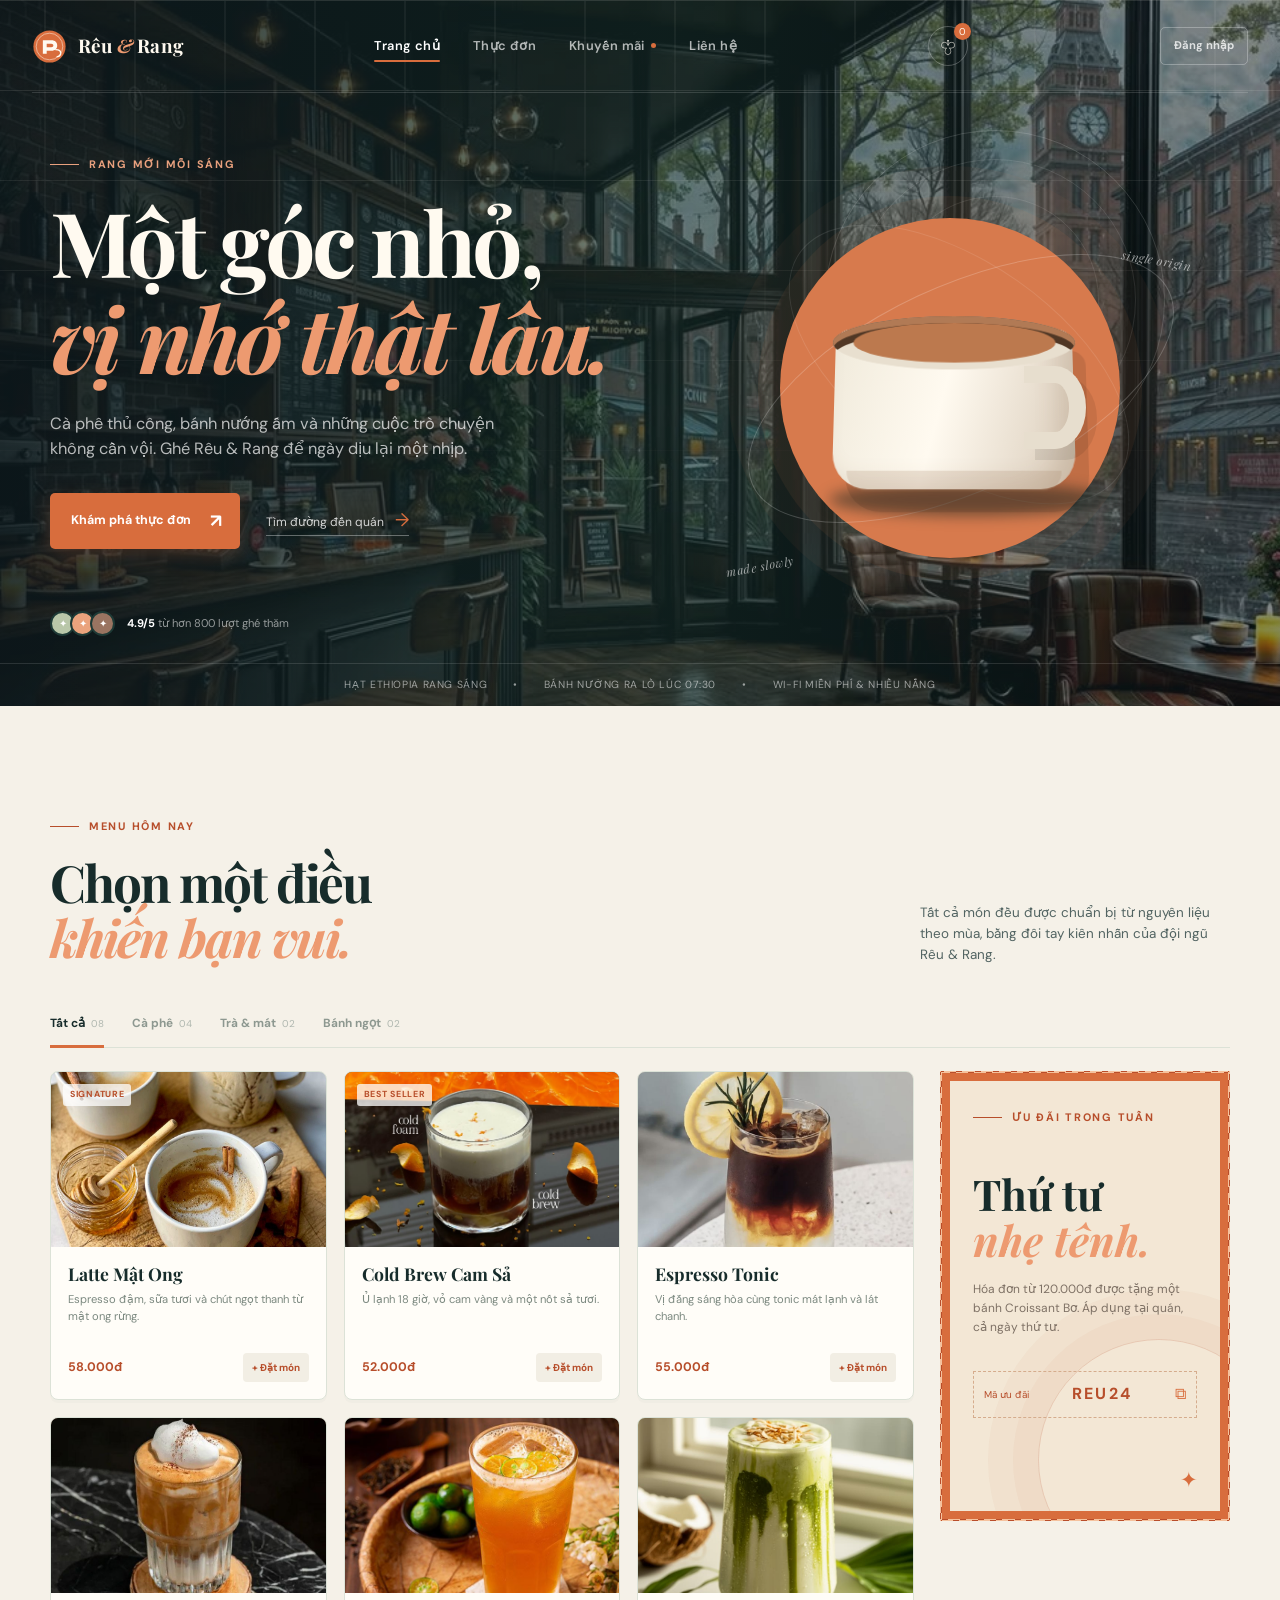
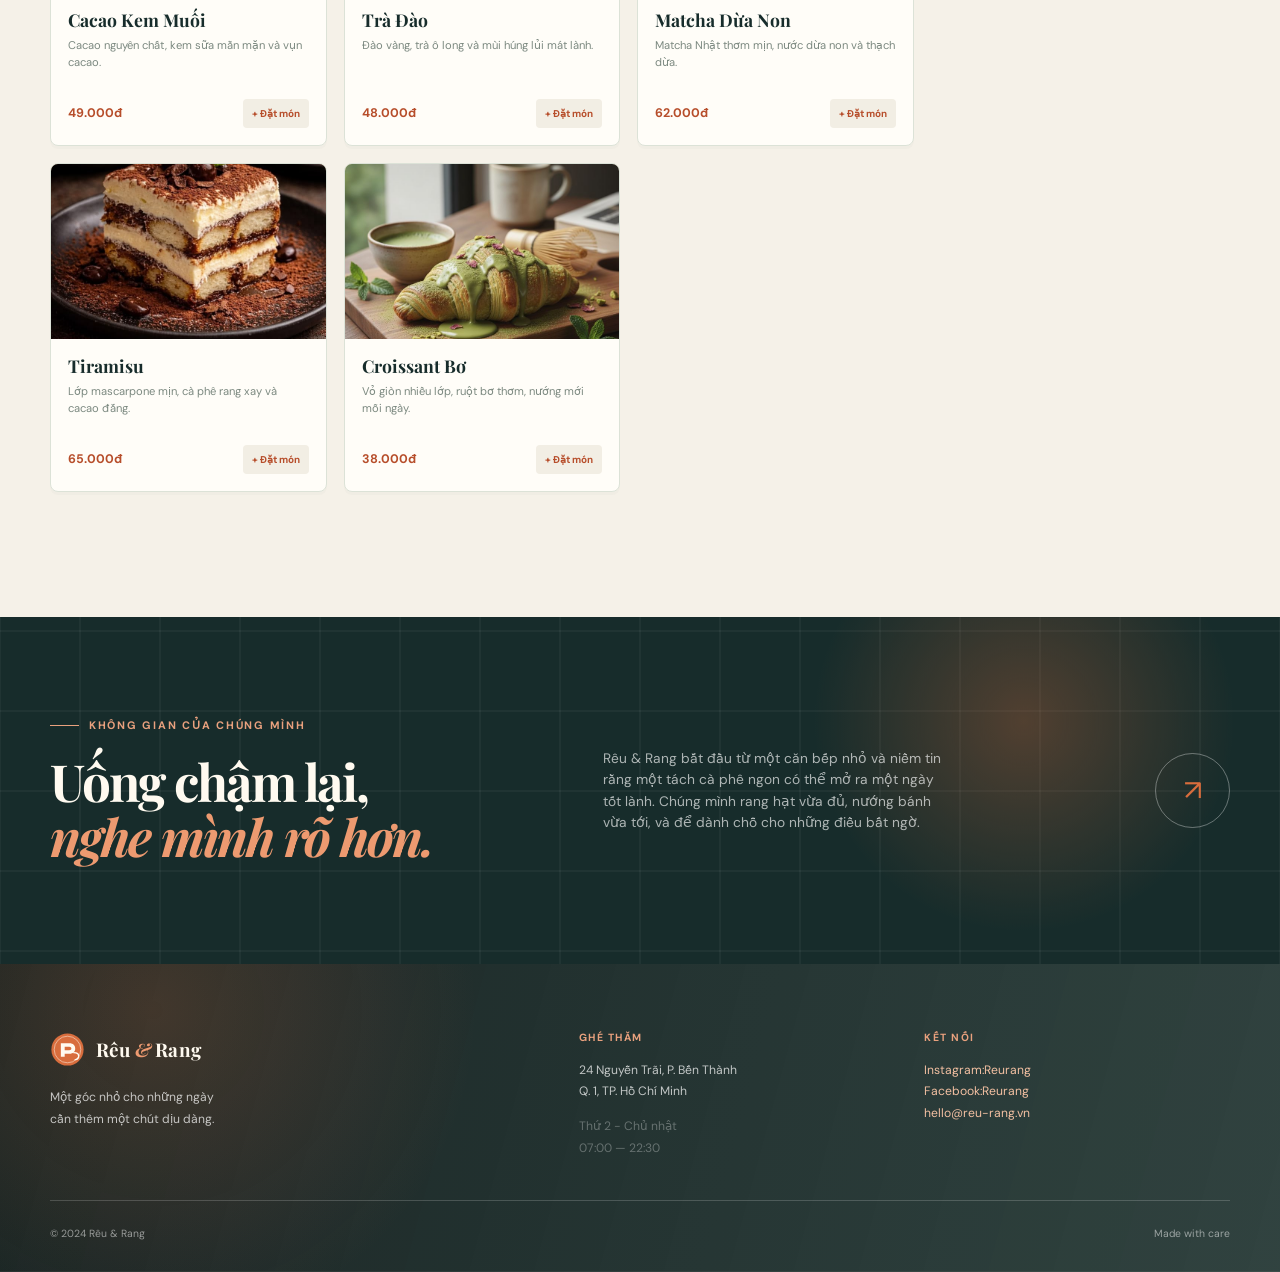
<file: Bai1_6651071073_TranNinhThuan_quancafe/html/index.html>
<!doctype html>
<html lang="vi">
  <head>
    <meta charset="UTF-8" />
    <meta name="viewport" content="width=device-width, initial-scale=1.0" />
    <meta
      name="description"
      content="Rêu & Rang - thực đơn cà phê thủ công, trà thơm và bánh nướng mỗi ngày."
    />
    <title>Rêu & Rang | Menu cà phê thủ công</title>
    <link rel="preconnect" href="https://fonts.googleapis.com" />
    <link rel="preconnect" href="https://fonts.gstatic.com" crossorigin />
    <link
      href="https://fonts.googleapis.com/css2?family=DM+Sans:wght@400;500;600;700&family=Playfair+Display:wght@600;700;800&display=swap"
      rel="stylesheet"
    />
    <link rel="stylesheet" href="../css/style.css" />
  </head>
  <body>
    <canvas class="water-canvas" aria-hidden="true"></canvas>
    <header class="site-header" id="trang-chu">
      <div class="header-glow" aria-hidden="true"></div>
      <nav class="topbar" aria-label="Điều hướng chính">
        <a class="brand" href="#trang-chu" aria-label="Rêu & Rang - Trang chủ">
          <img
            class="brand-mark"
            src="../images/logo-reu-rang.svg"
            alt="Logo Rêu & Rang"
          />
          <span class="brand-name">Rêu <i>&</i> Rang</span>
        </a>
        <button
          class="nav-toggle"
          type="button"
          aria-label="Mở menu"
          aria-expanded="false"
        >
          <span></span><span></span>
        </button>
        <ul class="nav-list">
          <li><a class="active" href="#trang-chu">Trang chủ</a></li>
          <li><a href="#thuc-don">Thực đơn</a></li>
          <li>
            <a href="#khuyen-mai">Khuyến mãi <span class="nav-dot"></span></a>
          </li>
          <li><a href="#lien-he">Liên hệ</a></li>
        </ul>
        <a class="cart-link" href="#lien-he" aria-label="Xem đơn hàng"
          ><span class="cart-icon">♧</span><span class="cart-count">0</span></a
        >
        <a class="account-link" href="login.html">Đăng nhập</a>
      </nav>

      <div class="hero container">
        <div class="hero-copy">
          <p class="eyebrow"><span></span> Rang mới mỗi sáng</p>
          <h1>Một góc nhỏ,<br /><em>vị nhớ thật lâu.</em></h1>
          <p class="hero-text">
            Cà phê thủ công, bánh nướng ấm và những cuộc trò chuyện không cần
            vội. Ghé Rêu & Rang để ngày dịu lại một nhịp.
          </p>
          <div class="hero-actions">
            <a class="button button-primary" href="#thuc-don"
              >Khám phá thực đơn <span>↗</span></a
            >
            <a class="text-link" href="#lien-he"
              >Tìm đường đến quán <span>→</span></a
            >
          </div>
          <div class="hero-meta">
            <span class="avatar-stack"><i>✦</i><i>✦</i><i>✦</i></span
            ><span><strong>4.9/5</strong> từ hơn 800 lượt ghé thăm</span>
          </div>
        </div>
        <div
          class="hero-art"
          aria-label="Một tách cà phê latte nghệ thuật"
          role="img"
        >
          <div class="sun-disc"></div>
          <div class="coffee-orbit orbit-one"></div>
          <div class="coffee-orbit orbit-two"></div>
          <div class="cup-shadow"></div>
          <div class="coffee-cup">
            <div class="foam"><span></span></div>
            <div class="cup-rim"></div>
          </div>
          <div class="cup-handle"></div>
          <span class="art-note note-one">single origin</span
          ><span class="art-note note-two">made slowly</span>
        </div>
      </div>
      <div class="ticker" aria-label="Thông báo">
        <span>Hạt Ethiopia rang sáng</span><span>•</span
        ><span>Bánh nướng ra lò lúc 07:30</span><span>•</span
        ><span>Wi-Fi miễn phí & nhiều nắng</span>
      </div>
    </header>

    <main>
      <section class="menu-section container" id="thuc-don">
        <div class="section-heading">
          <div>
            <p class="eyebrow dark"><span></span> Menu hôm nay</p>
            <h2>Chọn một điều<br /><em>khiến bạn vui.</em></h2>
          </div>
          <p class="section-intro">
            Tất cả món đều được chuẩn bị từ nguyên liệu theo mùa, bằng đôi tay
            kiên nhẫn của đội ngũ Rêu & Rang.
          </p>
        </div>
        <div
          class="category-tabs"
          role="tablist"
          aria-label="Danh mục thực đơn"
        >
          <button class="tab active" type="button" data-filter="all">
            Tất cả <small>08</small></button
          ><button class="tab" type="button" data-filter="coffee">
            Cà phê <small>04</small></button
          ><button class="tab" type="button" data-filter="tea">
            Trà & mát <small>02</small></button
          ><button class="tab" type="button" data-filter="cake">
            Bánh ngọt <small>02</small>
          </button>
        </div>
        <div class="menu-layout">
          <div class="menu-grid">
            <article class="menu-card featured-card" data-category="coffee">
              <div class="dish-visual visual-latte">
                <span class="visual-label">signature</span>
                <img src="../images/lattematong.jpg" alt="Latte mật ong" />
              </div>
              <div class="card-body">
                <div>
                  <h3>Latte Mật Ong</h3>
                  <p>
                    Espresso đậm, sữa tươi và chút ngọt thanh từ mật ong rừng.
                  </p>
                </div>
                <div class="card-footer">
                  <span class="price">58.000đ</span
                  ><button
                    class="order-button"
                    type="button"
                    data-item="Latte Mật Ong"
                  >
                    + Đặt món
                  </button>
                </div>
              </div>
            </article>
            <article class="menu-card" data-category="coffee">
              <div class="dish-visual visual-black">
                <span class="visual-label">best seller</span>
                <img src="../images/coldbrewcamxa.jpg" alt="Cold brew cam sả" />
              </div>
              <div class="card-body">
                <div>
                  <h3>Cold Brew Cam Sả</h3>
                  <p>Ủ lạnh 18 giờ, vỏ cam vàng và một nốt sả tươi.</p>
                </div>
                <div class="card-footer">
                  <span class="price">52.000đ</span
                  ><button
                    class="order-button"
                    type="button"
                    data-item="Cold Brew Cam Sả"
                  >
                    + Đặt món
                  </button>
                </div>
              </div>
            </article>
            <article class="menu-card" data-category="coffee">
              <div class="dish-visual visual-espresso">
                <img src="../images/espreeotonic.jpg" alt="Espresso tonic" />
              </div>
              <div class="card-body">
                <div>
                  <h3>Espresso Tonic</h3>
                  <p>Vị đắng sáng hòa cùng tonic mát lạnh và lát chanh.</p>
                </div>
                <div class="card-footer">
                  <span class="price">55.000đ</span
                  ><button
                    class="order-button"
                    type="button"
                    data-item="Espresso Tonic"
                  >
                    + Đặt món
                  </button>
                </div>
              </div>
            </article>
            <article class="menu-card" data-category="coffee">
              <div class="dish-visual visual-cacao">
                <img src="../images/cacaokemmuoi.jpg" alt="Cacao kem muối" />
              </div>
              <div class="card-body">
                <div>
                  <h3>Cacao Kem Muối</h3>
                  <p>Cacao nguyên chất, kem sữa mằn mặn và vụn cacao.</p>
                </div>
                <div class="card-footer">
                  <span class="price">49.000đ</span
                  ><button
                    class="order-button"
                    type="button"
                    data-item="Cacao Kem Muối"
                  >
                    + Đặt món
                  </button>
                </div>
              </div>
            </article>
            <article class="menu-card" data-category="tea">
              <div class="dish-visual visual-tea">
                <img src="../images/tradaohunglui.jpg" alt="Trà đào húng lủi" />
              </div>
              <div class="card-body">
                <div>
                  <h3>Trà Đào</h3>
                  <p>Đào vàng, trà ô long và mùi húng lủi mát lành.</p>
                </div>
                <div class="card-footer">
                  <span class="price">48.000đ</span
                  ><button
                    class="order-button"
                    type="button"
                    data-item="Trà Đào"
                  >
                    + Đặt món
                  </button>
                </div>
              </div>
            </article>
            <article class="menu-card" data-category="tea">
              <div class="dish-visual visual-matcha">
                <img src="../images/matchaduanon.jpg" alt="Matcha dừa non" />
              </div>
              <div class="card-body">
                <div>
                  <h3>Matcha Dừa Non</h3>
                  <p>Matcha Nhật thơm mịn, nước dừa non và thạch dừa.</p>
                </div>
                <div class="card-footer">
                  <span class="price">62.000đ</span
                  ><button
                    class="order-button"
                    type="button"
                    data-item="Matcha Dừa Non"
                  >
                    + Đặt món
                  </button>
                </div>
              </div>
            </article>
            <article class="menu-card" data-category="cake">
              <div class="dish-visual visual-tiramisu">
                <img src="../images/tiramisu.jpg" alt="Tiramisu nhà làm" />
              </div>
              <div class="card-body">
                <div>
                  <h3>Tiramisu</h3>
                  <p>Lớp mascarpone mịn, cà phê rang xay và cacao đắng.</p>
                </div>
                <div class="card-footer">
                  <span class="price">65.000đ</span
                  ><button
                    class="order-button"
                    type="button"
                    data-item="Tiramisu"
                  >
                    + Đặt món
                  </button>
                </div>
              </div>
            </article>
            <article class="menu-card" data-category="cake">
              <div class="dish-visual visual-croissant">
                <img src="../images/croisantbo.jpg" alt="Croissant bơ" />
              </div>
              <div class="card-body">
                <div>
                  <h3>Croissant Bơ</h3>
                  <p>Vỏ giòn nhiều lớp, ruột bơ thơm, nướng mới mỗi ngày.</p>
                </div>
                <div class="card-footer">
                  <span class="price">38.000đ</span
                  ><button
                    class="order-button"
                    type="button"
                    data-item="Croissant Bơ"
                  >
                    + Đặt món
                  </button>
                </div>
              </div>
            </article>
          </div>
          <aside class="promo-panel" id="khuyen-mai">
            <div class="promo-inner">
              <p class="eyebrow dark"><span></span> Ưu đãi trong tuần</p>
              <h2>Thứ tư<br /><em>nhẹ tênh.</em></h2>
              <p>
                Hóa đơn từ 120.000đ được tặng một bánh Croissant Bơ. Áp dụng tại
                quán, cả ngày thứ tư.
              </p>
              <div class="promo-code">
                <span>Mã ưu đãi</span><strong>REU24</strong
                ><button
                  type="button"
                  class="copy-code"
                  aria-label="Sao chép mã"
                >
                  ⧉
                </button>
              </div>
              <div class="promo-decoration">✦</div>
            </div>
          </aside>
        </div>
      </section>

      <section class="story-band">
        <div class="container story-content">
          <div>
            <p class="eyebrow"><span></span> Không gian của chúng mình</p>
            <h2>Uống chậm lại,<br /><em>nghe mình rõ hơn.</em></h2>
          </div>
          <p>
            Rêu & Rang bắt đầu từ một căn bếp nhỏ và niềm tin rằng một tách cà
            phê ngon có thể mở ra một ngày tốt lành. Chúng mình rang hạt vừa đủ,
            nướng bánh vừa tới, và để dành chỗ cho những điều bất ngờ.
          </p>
          <a
            class="circle-arrow"
            href="#lien-he"
            aria-label="Đọc câu chuyện của Rêu và Rang"
            >↗</a
          >
        </div>
      </section>
    </main>

    <footer id="lien-he">
      <div class="container footer-grid">
        <div>
          <a class="brand footer-brand" href="#trang-chu"
            ><img
              class="brand-mark"
              src="../images/logo-reu-rang.svg"
              alt="Logo Rêu & Rang"
            /><span class="brand-name">Rêu <i>&</i> Rang</span></a
          >
          <p>Một góc nhỏ cho những ngày<br />cần thêm một chút dịu dàng.</p>
        </div>
        <div>
          <h3>Ghé thăm</h3>
          <p>24 Nguyễn Trãi, P. Bến Thành<br />Q. 1, TP. Hồ Chí Minh</p>
          <p class="muted">Thứ 2 - Chủ nhật<br />07:00 — 22:30</p>
        </div>
        <div>
          <h3>Kết nối</h3>
          <p>
            <a href="#lien-he">Instagram:Reurang</a><br /><a href="#lien-he"
              >Facebook:Reurang</a
            ><br /><a href="#lien-he">hello@reu-rang.vn</a>
          </p>
        </div>
        <div class="footer-note">
          <span>© 2024 Rêu & Rang</span><span>Made with care</span>
        </div>
      </div>
    </footer>
    <div class="toast" role="status" aria-live="polite">
      Đã thêm <strong></strong> vào đơn hàng <span>✓</span>
    </div>
    <script>
      const tabs = document.querySelectorAll(".tab");
      const cards = document.querySelectorAll(".menu-card");
      const count = document.querySelector(".cart-count");
      const toast = document.querySelector(".toast");
      let cartCount = 0;
      tabs.forEach((tab) =>
        tab.addEventListener("click", () => {
          tabs.forEach((item) => item.classList.remove("active"));
          tab.classList.add("active");
          const filter = tab.dataset.filter;
          cards.forEach((card) => {
            card.classList.toggle(
              "is-hidden",
              filter !== "all" && card.dataset.category !== filter,
            );
          });
        }),
      );
      document.querySelectorAll(".order-button").forEach((button) =>
        button.addEventListener("click", () => {
          cartCount += 1;
          count.textContent = cartCount;
          toast.querySelector("strong").textContent = button.dataset.item;
          toast.classList.add("show");
          window.setTimeout(() => toast.classList.remove("show"), 2600);
        }),
      );
      document
        .querySelector(".copy-code")
        .addEventListener("click", (event) => {
          navigator.clipboard?.writeText("REU24");
          event.currentTarget.textContent = "✓";
          window.setTimeout(
            () => (event.currentTarget.textContent = "⧉"),
            1500,
          );
        });
      const navToggle = document.querySelector(".nav-toggle");
      const navList = document.querySelector(".nav-list");
      navToggle.addEventListener("click", () => {
        const expanded = navToggle.getAttribute("aria-expanded") === "true";
        navToggle.setAttribute("aria-expanded", String(!expanded));
        navList.classList.toggle("open");
      });
      const waterCanvas = document.querySelector(".water-canvas");
      const waterContext = waterCanvas.getContext("2d");
      const waves = [];
      const pointer = { x: innerWidth / 2, y: innerHeight / 2, vx: 0, vy: 0 };
      let previousPointer = { x: pointer.x, y: pointer.y };
      const resizeWater = () => {
        const ratio = Math.min(devicePixelRatio || 1, 2);
        waterCanvas.width = innerWidth * ratio;
        waterCanvas.height = innerHeight * ratio;
        waterCanvas.style.width = `${innerWidth}px`;
        waterCanvas.style.height = `${innerHeight}px`;
        waterContext.setTransform(ratio, 0, 0, ratio, 0, 0);
      };
      const drawWater = (time) => {
        waterContext.clearRect(0, 0, innerWidth, innerHeight);
        waterContext.globalCompositeOperation = "screen";
        for (let index = waves.length - 1; index >= 0; index -= 1) {
          const wave = waves[index];
          wave.age += 0.016;
          const progress = wave.age / wave.life;
          if (progress >= 1) {
            waves.splice(index, 1);
            continue;
          }
          const radius = 10 + progress * 210;
          const direction = Math.atan2(wave.vy, wave.vx);
          for (let layer = 0; layer < 3; layer += 1) {
            waterContext.beginPath();
            for (let point = 0; point <= 72; point += 1) {
              const angle = (point / 72) * Math.PI * 2;
              const distortion =
                Math.sin(angle * 3 + wave.seed + time * 0.0012) * 11 +
                Math.sin(angle * 7 - wave.seed) * 4;
              const stretch =
                1 +
                Math.abs(Math.cos(angle - direction)) *
                  Math.min(Math.hypot(wave.vx, wave.vy) / 80, 0.18);
              const currentRadius = radius + distortion + layer * 7;
              const x = wave.x + Math.cos(angle) * currentRadius * stretch;
              const y = wave.y + (Math.sin(angle) * currentRadius) / stretch;
              if (point === 0) waterContext.moveTo(x, y);
              else waterContext.lineTo(x, y);
            }
            waterContext.closePath();
            waterContext.strokeStyle = `rgba(216, 109, 61, ${(1 - progress) * (0.2 - layer * 0.045)})`;
            waterContext.lineWidth = layer === 0 ? 1.4 : 0.8;
            waterContext.stroke();
          }
        }
        requestAnimationFrame(drawWater);
      };
      window.addEventListener("resize", resizeWater);
      document.addEventListener("pointermove", (event) => {
        if (event.pointerType === "touch") return;
        pointer.x = event.clientX;
        pointer.y = event.clientY;
        pointer.vx = pointer.x - previousPointer.x;
        pointer.vy = pointer.y - previousPointer.y;
        previousPointer = { x: pointer.x, y: pointer.y };
        if (Math.hypot(pointer.vx, pointer.vy) > 2 && waves.length < 9)
          waves.push({
            x: pointer.x,
            y: pointer.y,
            vx: pointer.vx,
            vy: pointer.vy,
            age: 0,
            life: 1.35,
            seed: Math.random() * Math.PI * 2,
          });
      });
      resizeWater();
      requestAnimationFrame(drawWater);
    </script>
  </body>
</html>
</file>
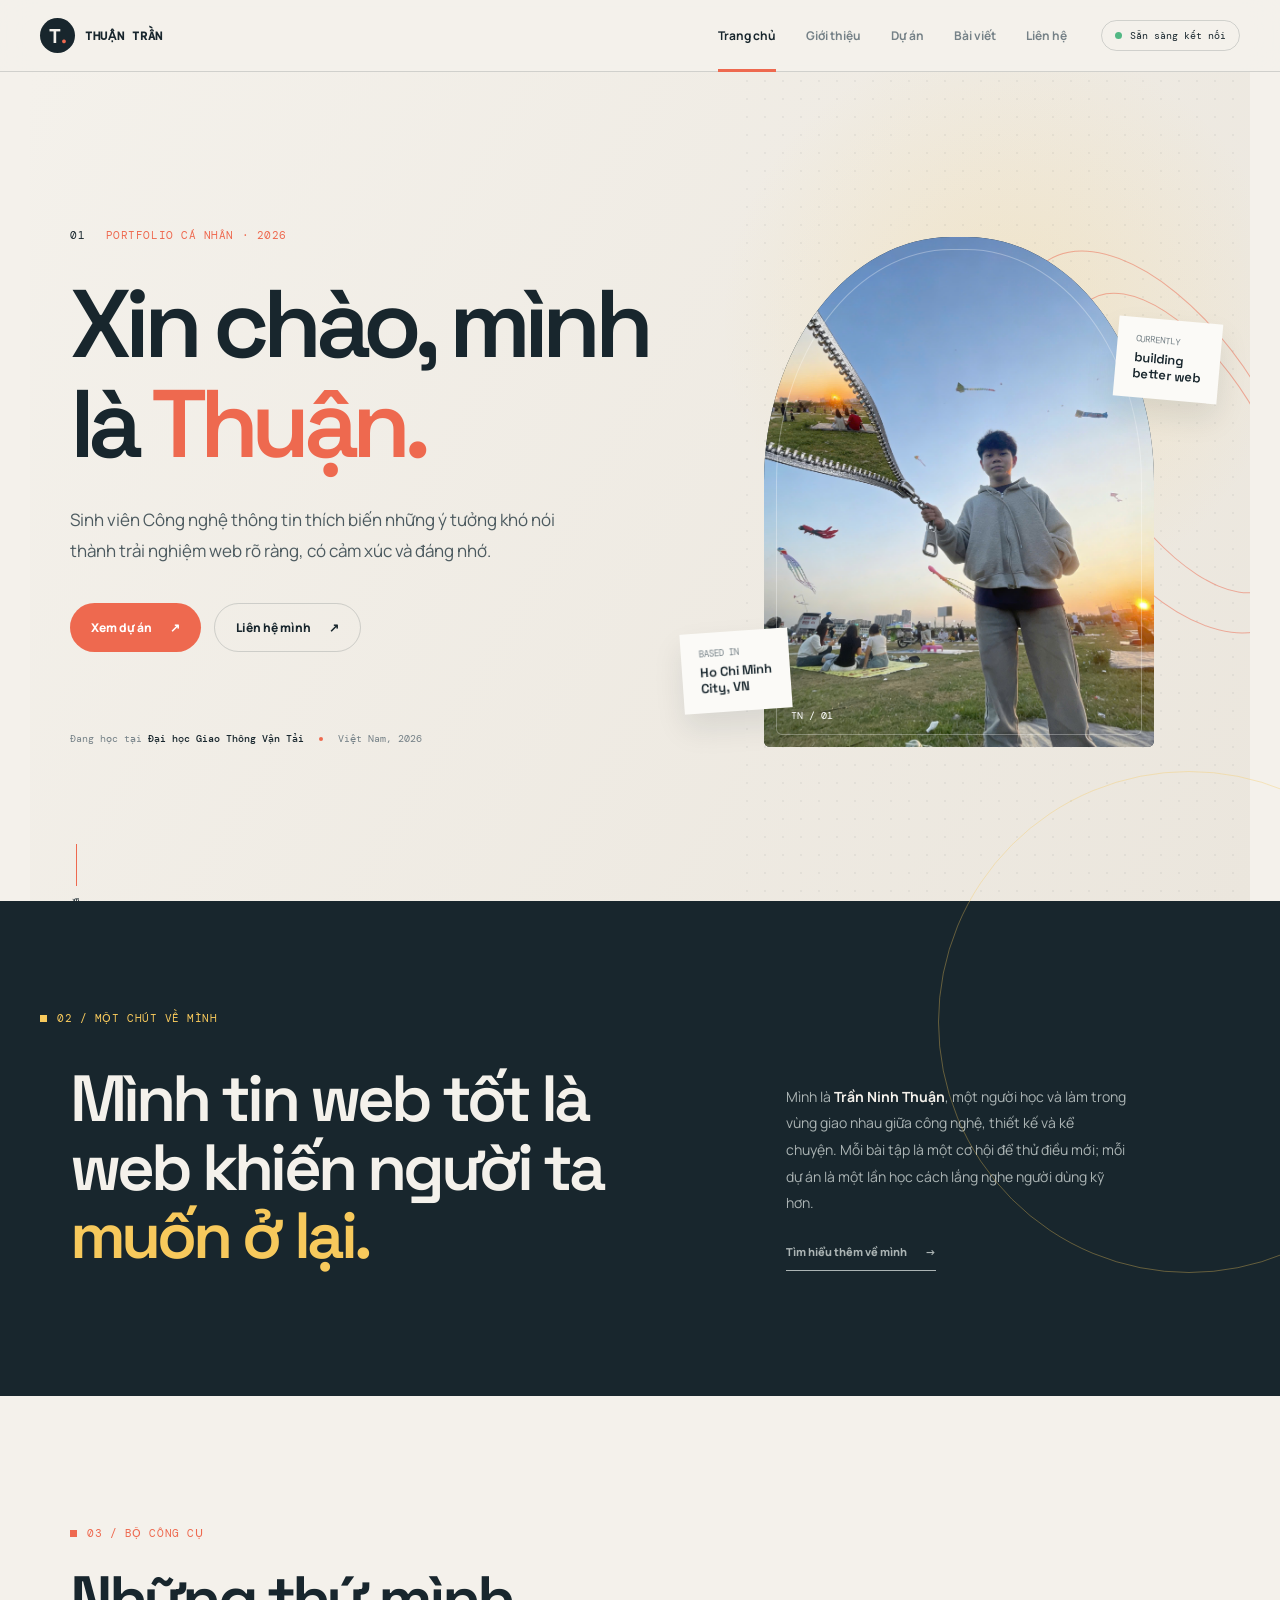
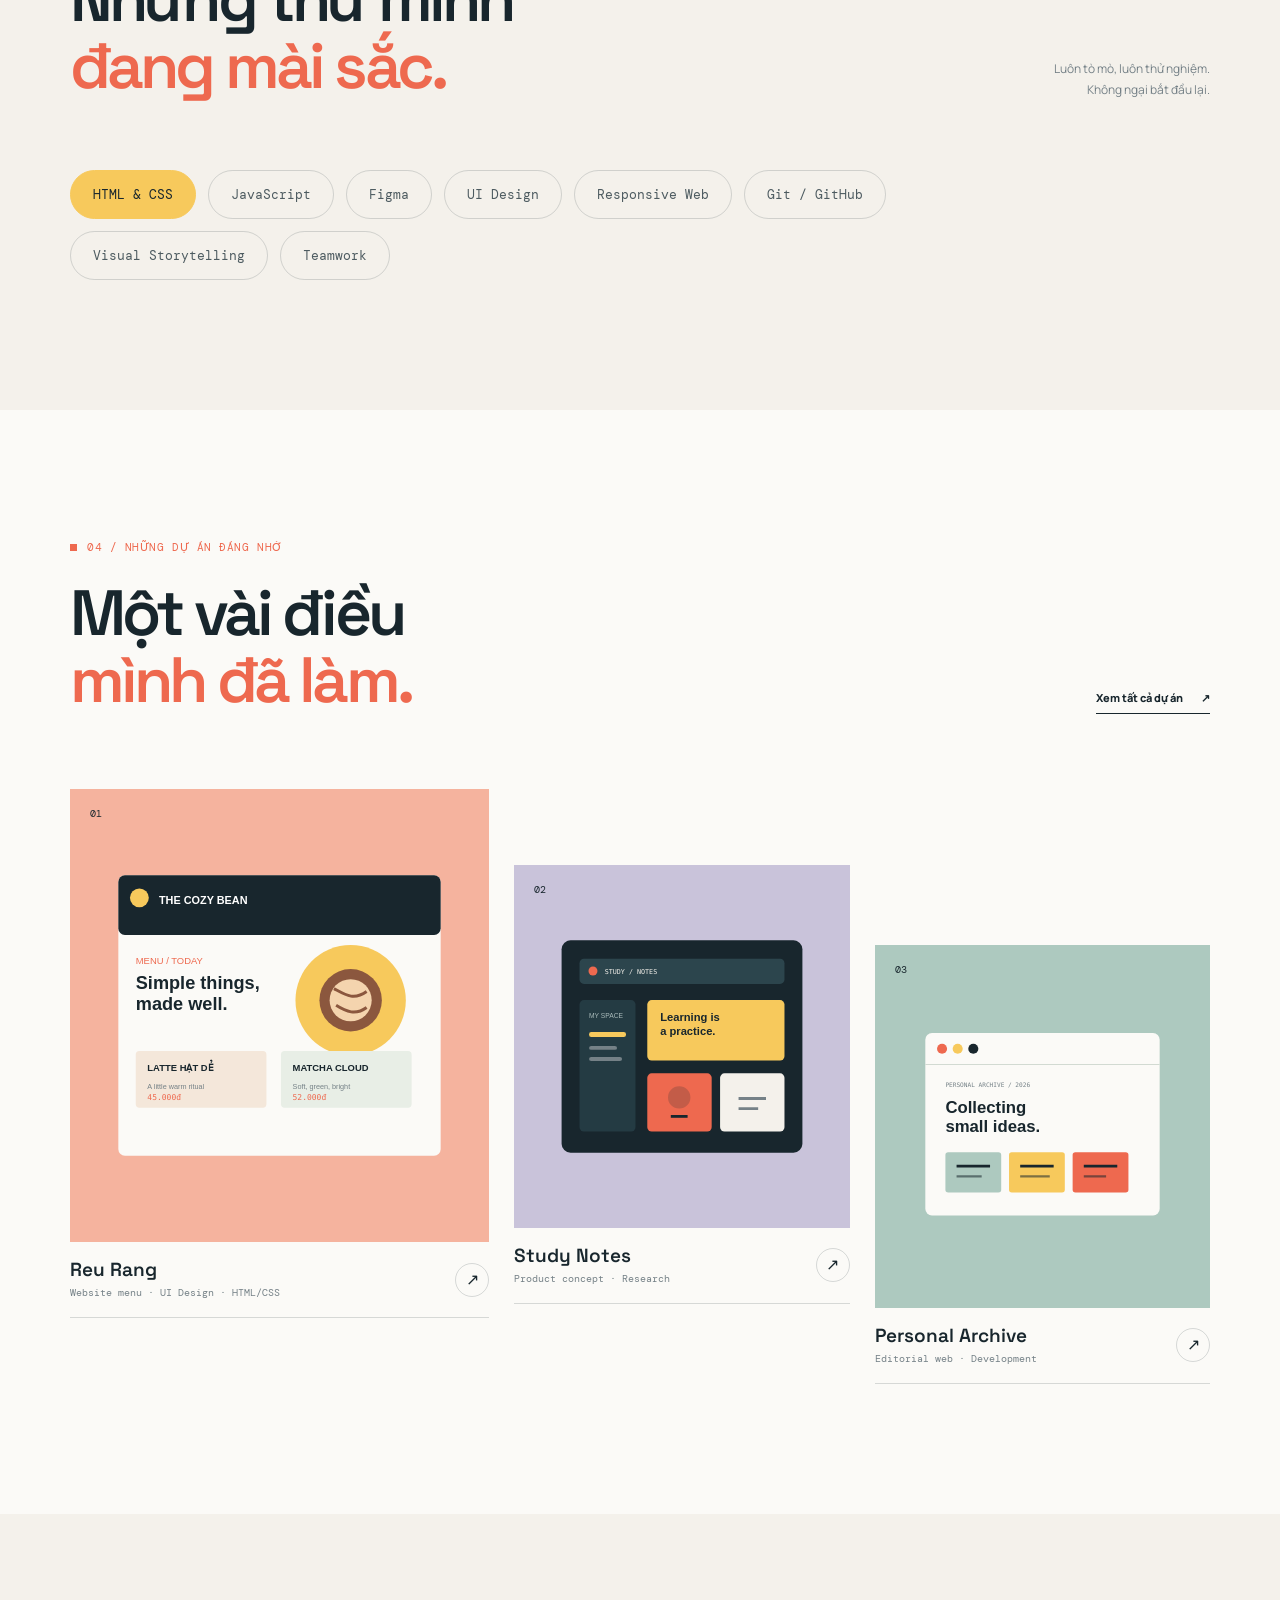
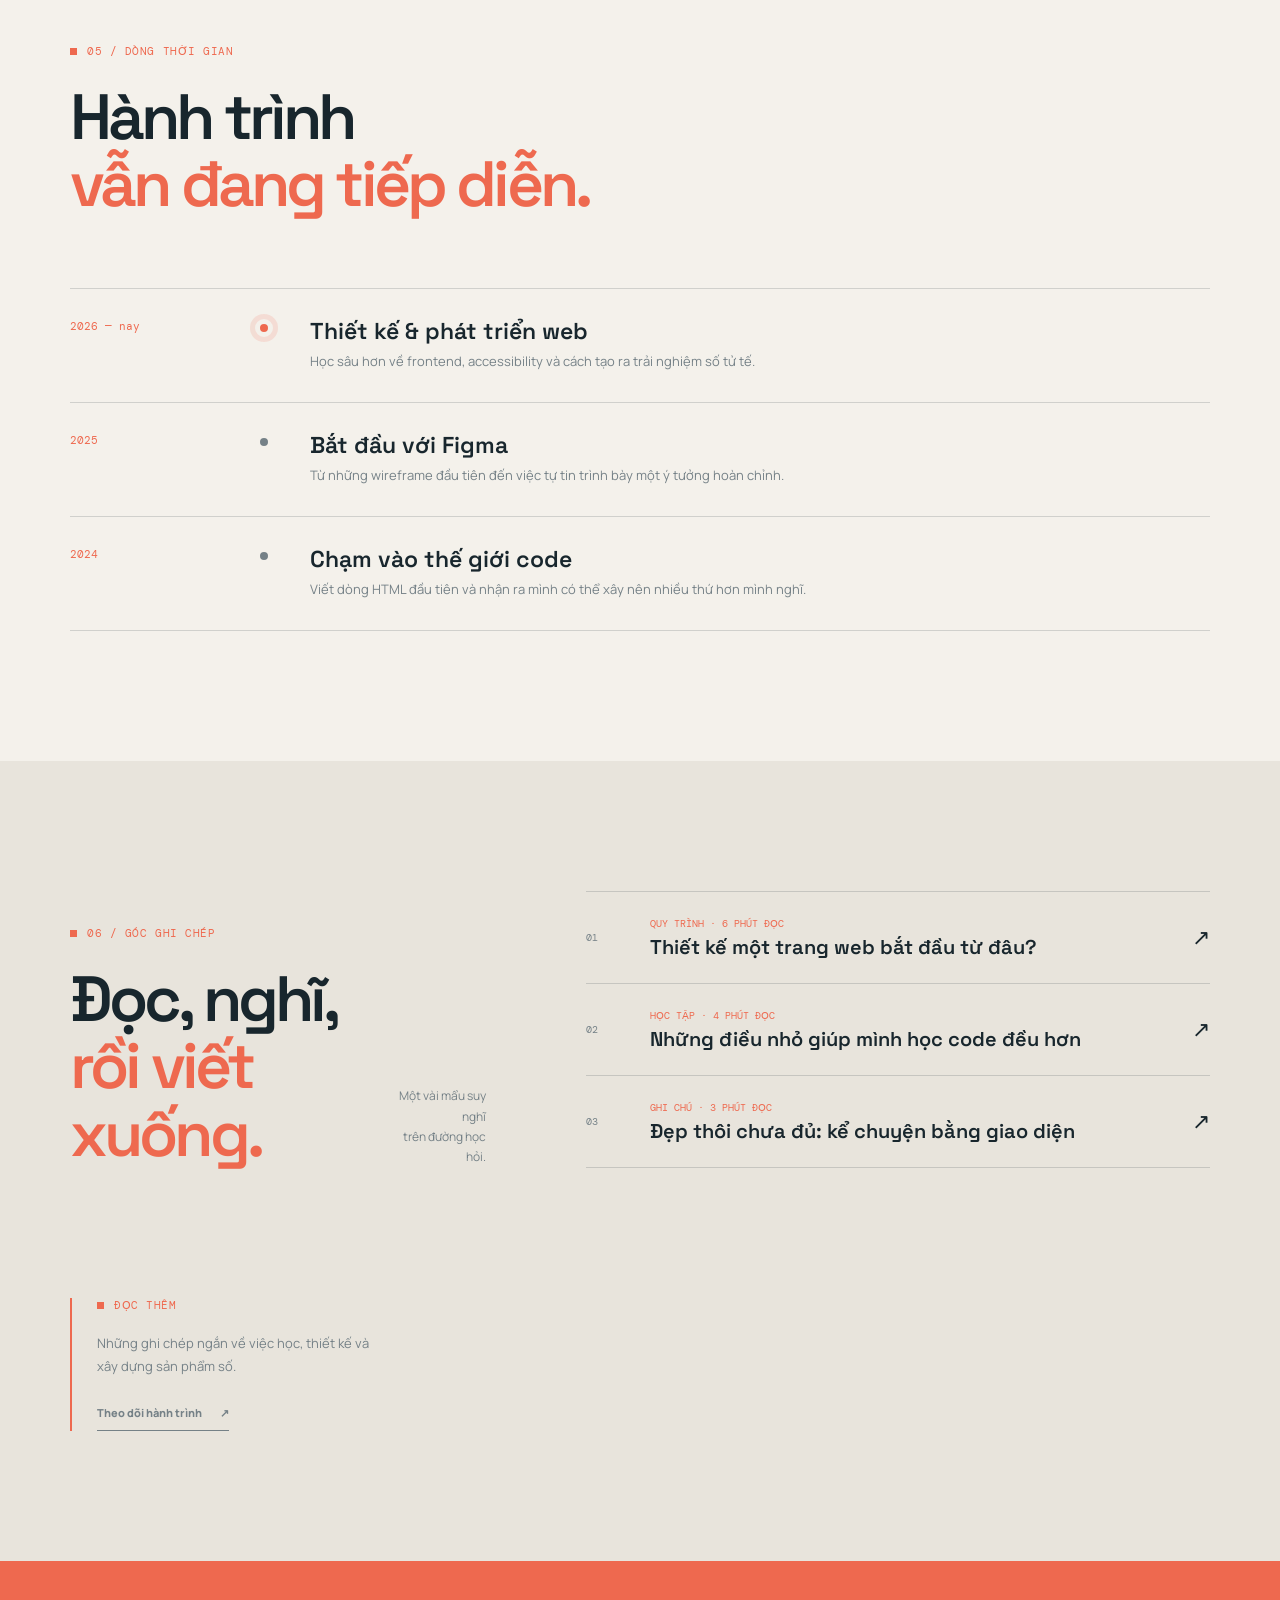
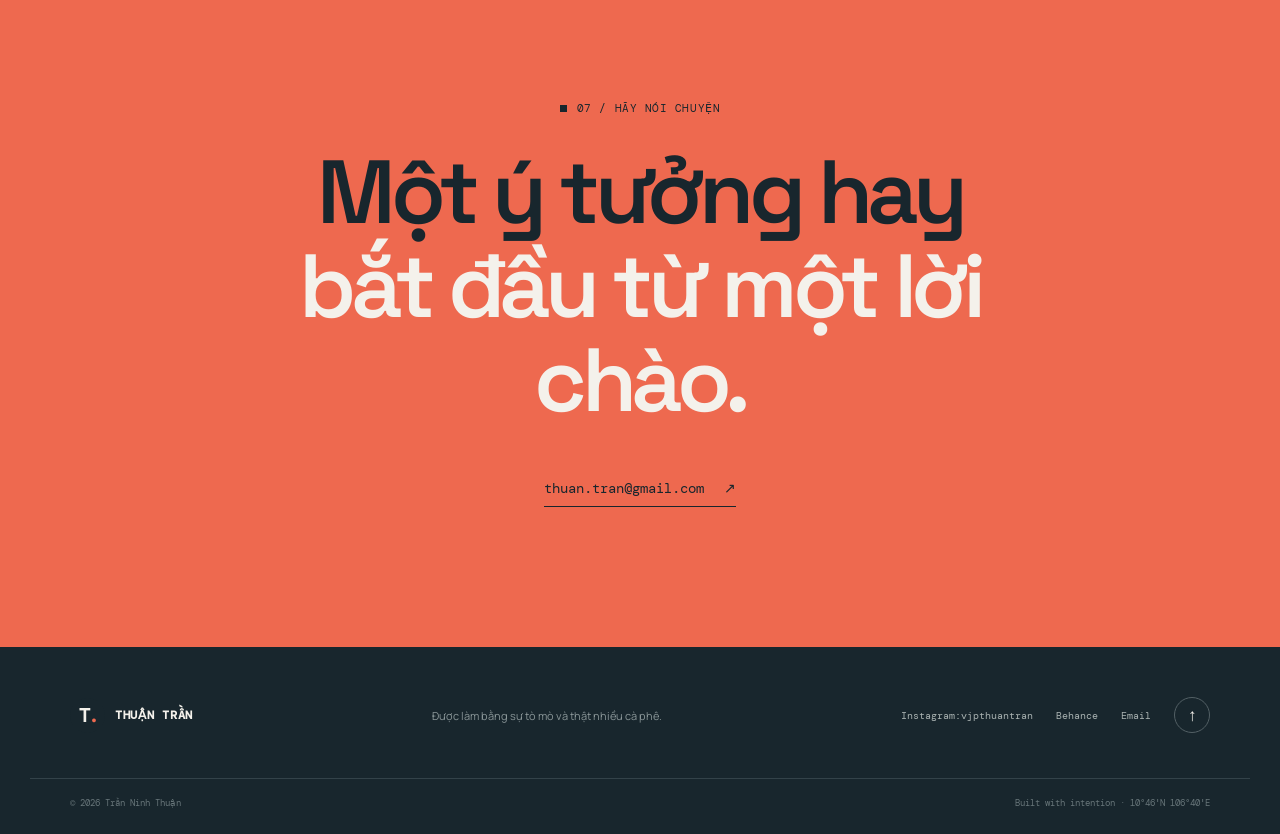
<file: Bai2_6651071073_TranNinhThuan_BlogCaNhan/html/index.html>
<!doctype html>
<html lang="vi">
  <head>
    <meta charset="UTF-8" />
    <meta name="viewport" content="width=device-width, initial-scale=1.0" />
    <meta
      name="description"
      content="Portfolio cá nhân của Trần Ninh Thuận - sinh viên thiết kế web yêu thích những sản phẩm số có chiều sâu."
    />
    <title>Thuận Trần — Digital Maker</title>
    <link rel="preconnect" href="https://fonts.googleapis.com" />
    <link rel="preconnect" href="https://fonts.gstatic.com" crossorigin />
    <link
      href="https://fonts.googleapis.com/css2?family=DM+Mono:wght@400;500&family=Manrope:wght@400;500;600;700;800&family=Space+Grotesk:wght@500;600;700&display=swap"
      rel="stylesheet"
    />
    <link rel="stylesheet" href="../css/style.css" />
  </head>
  <body>
    <header class="site-header" id="top">
      <a class="brand" href="#home" aria-label="Về đầu trang">
        <span class="brand-mark">T<span>.</span></span>
        <span class="brand-name">THUẬN TRẦN</span>
      </a>
      <nav class="main-nav" aria-label="Điều hướng chính">
        <a class="active" href="#home">Trang chủ</a>
        <a href="#about">Giới thiệu</a>
        <a href="#projects">Dự án</a>
        <a href="#writing">Bài viết</a>
        <a href="#contact">Liên hệ</a>
      </nav>
      <a class="header-status" href="#contact"
        ><span></span> Sẵn sàng kết nối</a
      >
    </header>

    <main>
      <section class="hero section-shell" id="home">
        <div class="hero-copy reveal">
          <p class="eyebrow"><span>01</span> Portfolio cá nhân · 2026</p>
          <h1>Xin chào, mình là <em>Thuận.</em></h1>
          <p class="hero-lead">
            Sinh viên Công nghệ thông tin thích biến những ý tưởng khó nói thành
            trải nghiệm web rõ ràng, có cảm xúc và đáng nhớ.
          </p>
          <div class="hero-actions">
            <a class="button button-primary" href="#projects"
              >Xem dự án <span>↗</span></a
            >
            <a class="button button-ghost" href="#contact"
              >Liên hệ mình <span>↗</span></a
            >
          </div>
          <div class="hero-meta">
            <span
              >Đang học tại <strong>Đại học Giao Thông Vận Tải</strong></span
            >
            <span class="meta-dot"></span>
            <span>Việt Nam, 2026</span>
          </div>
        </div>
        <div class="hero-visual reveal reveal-delay">
          <div class="portrait-frame">
            <div class="portrait-glow"></div>
            <img
              src="../images/avatar.jpg"
              alt="Chân dung Trần Ninh Thuận tại công viên thả diều"
            />
            <span class="portrait-label">TN / 01</span>
          </div>
          <div class="floating-note note-top">
            <span>currently</span><strong>building<br />better web</strong>
          </div>
          <div class="floating-note note-bottom">
            <span>based in</span><strong>Ho Chi Minh<br />City, VN</strong>
          </div>
          <div class="orbit orbit-one"></div>
          <div class="orbit orbit-two"></div>
        </div>
        <div class="scroll-cue"><span>Cuộn để khám phá</span><i></i></div>
      </section>

      <section class="intro-band section-shell" id="about">
        <p class="section-kicker">02 / Một chút về mình</p>
        <div class="intro-layout">
          <h2>
            Mình tin web tốt là web khiến người ta <span>muốn ở lại.</span>
          </h2>
          <div class="intro-text">
            <p>
              Mình là <strong>Trần Ninh Thuận</strong>, một người học và làm
              trong vùng giao nhau giữa công nghệ, thiết kế và kể chuyện. Mỗi
              bài tập là một cơ hội để thử điều mới; mỗi dự án là một lần học
              cách lắng nghe người dùng kỹ hơn.
            </p>
            <a class="text-link" href="#contact"
              >Tìm hiểu thêm về mình <span>→</span></a
            >
          </div>
        </div>
      </section>

      <section class="skills-section section-shell">
        <div class="section-heading">
          <div>
            <p class="section-kicker">03 / Bộ công cụ</p>
            <h2>Những thứ mình<br /><span>đang mài sắc.</span></h2>
          </div>
          <p class="section-note">
            Luôn tò mò, luôn thử nghiệm.<br />Không ngại bắt đầu lại.
          </p>
        </div>
        <div class="skill-cloud" aria-label="Các kỹ năng">
          <span class="skill-tag featured">HTML &amp; CSS</span
          ><span class="skill-tag">JavaScript</span
          ><span class="skill-tag">Figma</span
          ><span class="skill-tag">UI Design</span
          ><span class="skill-tag">Responsive Web</span
          ><span class="skill-tag">Git / GitHub</span
          ><span class="skill-tag">Visual Storytelling</span
          ><span class="skill-tag">Teamwork</span>
        </div>
      </section>

      <section class="projects-section section-shell" id="projects">
        <div class="section-heading project-heading">
          <div>
            <p class="section-kicker">04 / Những dự án đáng nhớ</p>
            <h2>Một vài điều<br /><span>mình đã làm.</span></h2>
          </div>
          <a class="text-link" href="#contact"
            >Xem tất cả dự án <span>↗</span></a
          >
        </div>
        <div class="project-grid">
          <article class="project-card project-main">
            <div class="project-image coral">
              <img
                src="../images/project-menu.svg"
                alt="Giao diện website thực đơn quán cà phê"
              /><span class="project-index">01</span>
            </div>
            <div class="project-info">
              <div>
                <h3>Reu Rang</h3>
                <p>Website menu · UI Design · HTML/CSS</p>
              </div>
              <a href="#contact" aria-label="Xem dự án Reu Rang">↗</a>
            </div>
          </article>
          <article class="project-card project-offset">
            <div class="project-image lilac">
              <img
                src="../images/project-study.svg"
                alt="Minh họa ứng dụng ghi chú học tập"
              /><span class="project-index">02</span>
            </div>
            <div class="project-info">
              <div>
                <h3>Study Notes</h3>
                <p>Product concept · Research</p>
              </div>
              <a href="#contact" aria-label="Xem dự án Study Notes">↗</a>
            </div>
          </article>
          <article class="project-card project-third">
            <div class="project-image mint">
              <img
                src="../images/project-archive.svg"
                alt="Minh họa kho lưu trữ cá nhân"
              /><span class="project-index">03</span>
            </div>
            <div class="project-info">
              <div>
                <h3>Personal Archive</h3>
                <p>Editorial web · Development</p>
              </div>
              <a href="#contact" aria-label="Xem dự án Personal Archive">↗</a>
            </div>
          </article>
        </div>
      </section>

      <section class="journey-section section-shell">
        <div class="section-heading">
          <div>
            <p class="section-kicker">05 / Dòng thời gian</p>
            <h2>Hành trình<br /><span>vẫn đang tiếp diễn.</span></h2>
          </div>
        </div>
        <div class="timeline">
          <article class="timeline-item current">
            <span class="timeline-year">2026 — nay</span>
            <div>
              <h3>Thiết kế &amp; phát triển web</h3>
              <p>
                Học sâu hơn về frontend, accessibility và cách tạo ra trải
                nghiệm số tử tế.
              </p>
            </div>
          </article>
          <article class="timeline-item">
            <span class="timeline-year">2025</span>
            <div>
              <h3>Bắt đầu với Figma</h3>
              <p>
                Từ những wireframe đầu tiên đến việc tự tin trình bày một ý
                tưởng hoàn chỉnh.
              </p>
            </div>
          </article>
          <article class="timeline-item">
            <span class="timeline-year">2024</span>
            <div>
              <h3>Chạm vào thế giới code</h3>
              <p>
                Viết dòng HTML đầu tiên và nhận ra mình có thể xây nên nhiều thứ
                hơn mình nghĩ.
              </p>
            </div>
          </article>
        </div>
      </section>

      <section class="writing-section section-shell" id="writing">
        <div class="writing-layout">
          <div class="section-heading">
            <div>
              <p class="section-kicker">06 / Góc ghi chép</p>
              <h2>Đọc, nghĩ,<br /><span>rồi viết xuống.</span></h2>
            </div>
            <p class="section-note">
              Một vài mẩu suy nghĩ<br />trên đường học hỏi.
            </p>
          </div>
          <div class="article-list">
            <a class="article-row" href="#contact"
              ><span class="article-number">01</span>
              <div>
                <p class="article-type">Quy trình · 6 phút đọc</p>
                <h3>Thiết kế một trang web bắt đầu từ đâu?</h3>
              </div>
              <span class="article-arrow">↗</span></a
            >
            <a class="article-row" href="#contact"
              ><span class="article-number">02</span>
              <div>
                <p class="article-type">Học tập · 4 phút đọc</p>
                <h3>Những điều nhỏ giúp mình học code đều hơn</h3>
              </div>
              <span class="article-arrow">↗</span></a
            >
            <a class="article-row" href="#contact"
              ><span class="article-number">03</span>
              <div>
                <p class="article-type">Ghi chú · 3 phút đọc</p>
                <h3>Đẹp thôi chưa đủ: kể chuyện bằng giao diện</h3>
              </div>
              <span class="article-arrow">↗</span></a
            >
          </div>
          <aside class="writing-aside">
            <p class="section-kicker">Đọc thêm</p>
            <p>
              Những ghi chép ngắn về việc học, thiết kế và xây dựng sản phẩm số.
            </p>
            <a class="text-link" href="#contact"
              >Theo dõi hành trình <span>↗</span></a
            >
          </aside>
        </div>
      </section>

      <section class="contact-section section-shell" id="contact">
        <div class="contact-inner">
          <p class="section-kicker">07 / Hãy nói chuyện</p>
          <h2>Một ý tưởng hay<br /><em>bắt đầu từ một lời chào.</em></h2>
          <a class="contact-email" href="mailto:thuan.tran@gmail.com"
            >thuan.tran@gmail.com <span>↗</span></a
          >
        </div>
      </section>
    </main>

    <footer class="site-footer">
      <div class="section-shell footer-inner">
        <a class="brand" href="#top"
          ><span class="brand-mark">T<span>.</span></span
          ><span class="brand-name">THUẬN TRẦN</span></a
        >
        <p>Được làm bằng sự tò mò và thật nhiều cà phê.</p>
        <div class="footer-links">
          <a href="https://www.instagram.com/vjpthuantran/"
            >Instagram:vjpthuantran</a
          ><a href="https://www.behance.net/vjpthuantran">Behance</a
          ><a href="mailto:thuan.tran@gmail.com">Email</a
          ><a class="back-top" href="#top">↑</a>
        </div>
      </div>
      <div class="section-shell footer-bottom">
        <span>© 2026 Trần Ninh Thuận</span
        ><span>Built with intention · 10°46'N 106°40'E</span>
      </div>
    </footer>
  </body>
</html>
</file>
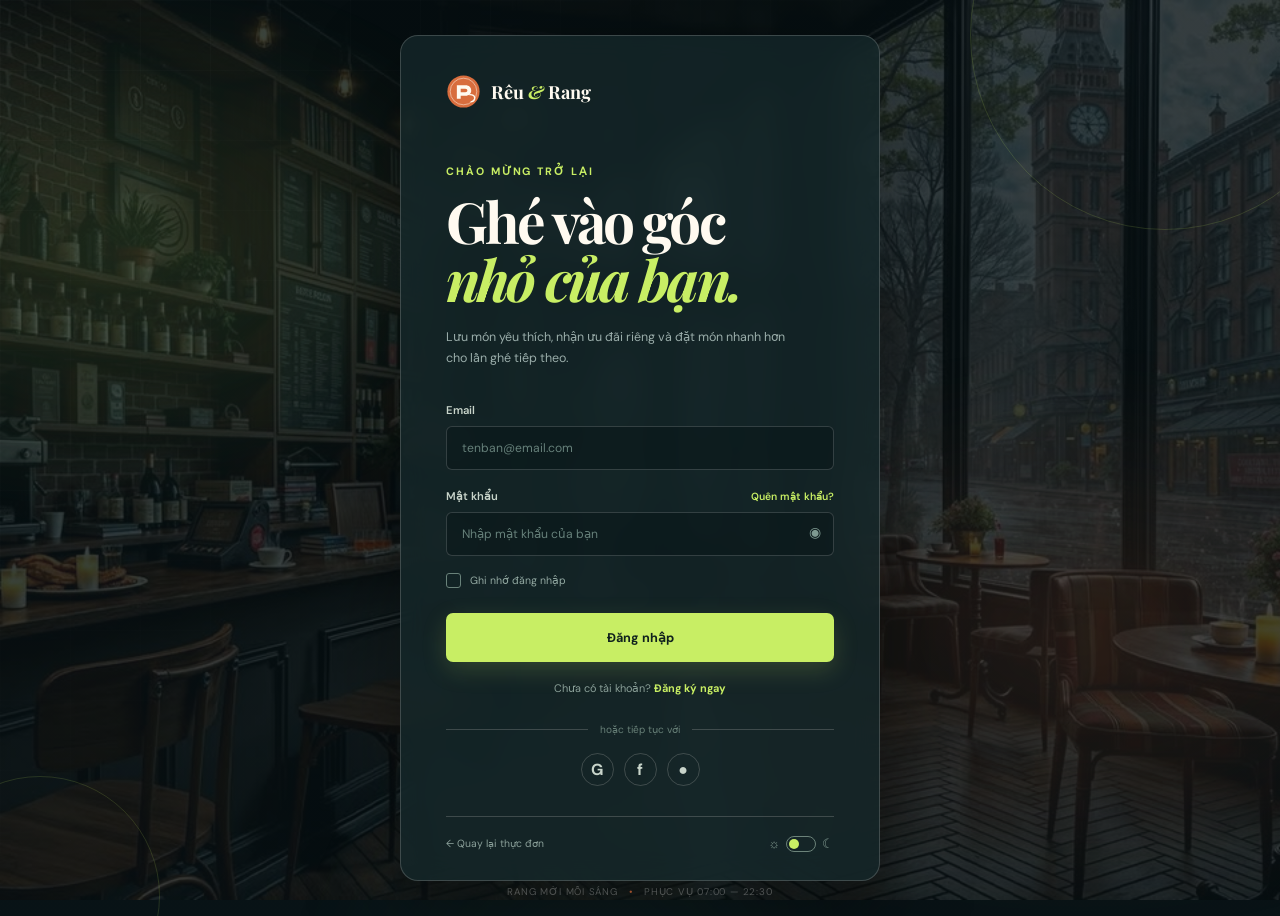
<file: Bai1_6651071073_TranNinhThuan_quancafe/html/login.html>
<!doctype html>
<html lang="vi">
  <head>
    <meta charset="UTF-8" />
    <meta name="viewport" content="width=device-width, initial-scale=1.0" />
    <meta
      name="description"
      content="Đăng nhập tài khoản thành viên Rêu & Rang."
    />
    <title>Đăng nhập | Rêu & Rang</title>
    <link rel="preconnect" href="https://fonts.googleapis.com" />
    <link rel="preconnect" href="https://fonts.gstatic.com" crossorigin />
    <link
      href="https://fonts.googleapis.com/css2?family=DM+Sans:wght@400;500;600;700&family=Playfair+Display:wght@600;700;800&display=swap"
      rel="stylesheet"
    />
    <link rel="stylesheet" href="../css/login.css" />
  </head>
  <body>
    <canvas class="water-canvas" aria-hidden="true"></canvas>
    <main class="login-shell">
      <div class="login-decoration decoration-one"></div>
      <div class="login-decoration decoration-two"></div>
      <section class="login-card" aria-labelledby="login-title">
        <a class="login-brand" href="index.html"
          ><img src="../images/logo-reu-rang.svg" alt="Logo Rêu & Rang" /><span
            >Rêu <i>&</i> Rang</span
          ></a
        >
        <div class="login-heading">
          <p class="login-kicker">Chào mừng trở lại</p>
          <h1 id="login-title">Ghé vào góc<br /><em>nhỏ của bạn.</em></h1>
          <p class="login-subtitle">
            Lưu món yêu thích, nhận ưu đãi riêng và đặt món nhanh hơn cho lần
            ghé tiếp theo.
          </p>
        </div>
        <form class="login-form">
          <label for="email">Email</label>
          <input
            id="email"
            name="email"
            type="email"
            placeholder="tenban@email.com"
            autocomplete="email"
            required
          />
          <div class="password-label">
            <label for="password">Mật khẩu</label
            ><a href="#quen-mat-khau">Quên mật khẩu?</a>
          </div>
          <div class="password-field">
            <input
              id="password"
              name="password"
              type="password"
              placeholder="Nhập mật khẩu của bạn"
              autocomplete="current-password"
              required
            /><button
              class="password-toggle"
              type="button"
              aria-label="Hiện mật khẩu"
            >
              ◉
            </button>
          </div>
          <label class="remember"
            ><input type="checkbox" name="remember" /><span
              class="checkmark"
            ></span
            ><span>Ghi nhớ đăng nhập</span></label
          >
          <button class="login-submit" type="submit">
            <span class="button-text">Đăng nhập</span
            ><span class="logout-animation" aria-hidden="true"
              ><span class="person">●</span><span class="door"></span
              ><span class="motion-line"></span
            ></span>
          </button>
        </form>
        <p class="signup-copy">
          Chưa có tài khoản? <a href="#dang-ky">Đăng ký ngay</a>
        </p>
        <div class="login-divider"><span>hoặc tiếp tục với</span></div>
        <div class="social-login">
          <button type="button" aria-label="Đăng nhập bằng Google">G</button
          ><button type="button" aria-label="Đăng nhập bằng Facebook">f</button
          ><button type="button" aria-label="Đăng nhập bằng Apple">●</button>
        </div>
        <div class="login-footer">
          <a href="index.html">← Quay lại thực đơn</a
          ><button
            class="theme-toggle"
            type="button"
            aria-label="Chuyển giao diện sáng tối"
          >
            <span>☼</span><span class="toggle-track"><i></i></span
            ><span>☾</span>
          </button>
        </div>
      </section>
      <p class="login-note">
        Rang mới mỗi sáng <span>•</span> phục vụ 07:00 — 22:30
      </p>
    </main>
    <div class="login-toast" role="status" aria-live="polite">
      Đăng nhập thành công. Đang quay về thực đơn...
    </div>
    <script>
      const form = document.querySelector(".login-form");
      const password = document.querySelector("#password");
      const passwordToggle = document.querySelector(".password-toggle");
      const themeToggle = document.querySelector(".theme-toggle");
      const toast = document.querySelector(".login-toast");
      passwordToggle.addEventListener("click", () => {
        const hidden = password.type === "password";
        password.type = hidden ? "text" : "password";
        passwordToggle.textContent = hidden ? "◉" : "○";
        passwordToggle.setAttribute(
          "aria-label",
          hidden ? "Ẩn mật khẩu" : "Hiện mật khẩu",
        );
      });
      themeToggle.addEventListener("click", () =>
        document.body.classList.toggle("light-mode"),
      );
      form.addEventListener("submit", (event) => {
        event.preventDefault();
        if (!form.reportValidity()) return;
        document.querySelector(".login-submit").classList.add("is-loading");
        window.setTimeout(() => {
          toast.classList.add("show");
          window.setTimeout(() => (window.location.href = "index.html"), 1200);
        }, 700);
      });
      const waterCanvas = document.querySelector(".water-canvas");
      const waterContext = waterCanvas.getContext("2d");
      const waves = [];
      const pointer = { x: innerWidth / 2, y: innerHeight / 2, vx: 0, vy: 0 };
      let previousPointer = { x: pointer.x, y: pointer.y };
      const resizeWater = () => {
        const ratio = Math.min(devicePixelRatio || 1, 2);
        waterCanvas.width = innerWidth * ratio;
        waterCanvas.height = innerHeight * ratio;
        waterCanvas.style.width = `${innerWidth}px`;
        waterCanvas.style.height = `${innerHeight}px`;
        waterContext.setTransform(ratio, 0, 0, ratio, 0, 0);
      };
      const drawWater = (time) => {
        waterContext.clearRect(0, 0, innerWidth, innerHeight);
        waterContext.globalCompositeOperation = "screen";
        for (let index = waves.length - 1; index >= 0; index -= 1) {
          const wave = waves[index];
          wave.age += 0.016;
          const progress = wave.age / wave.life;
          if (progress >= 1) {
            waves.splice(index, 1);
            continue;
          }
          const radius = 10 + progress * 210;
          const direction = Math.atan2(wave.vy, wave.vx);
          for (let layer = 0; layer < 3; layer += 1) {
            waterContext.beginPath();
            for (let point = 0; point <= 72; point += 1) {
              const angle = (point / 72) * Math.PI * 2;
              const distortion =
                Math.sin(angle * 3 + wave.seed + time * 0.0012) * 11 +
                Math.sin(angle * 7 - wave.seed) * 4;
              const stretch =
                1 +
                Math.abs(Math.cos(angle - direction)) *
                  Math.min(Math.hypot(wave.vx, wave.vy) / 80, 0.18);
              const currentRadius = radius + distortion + layer * 7;
              const x = wave.x + Math.cos(angle) * currentRadius * stretch;
              const y = wave.y + (Math.sin(angle) * currentRadius) / stretch;
              if (point === 0) waterContext.moveTo(x, y);
              else waterContext.lineTo(x, y);
            }
            waterContext.closePath();
            waterContext.strokeStyle = `rgba(200, 238, 100, ${(1 - progress) * (0.2 - layer * 0.045)})`;
            waterContext.lineWidth = layer === 0 ? 1.4 : 0.8;
            waterContext.stroke();
          }
        }
        requestAnimationFrame(drawWater);
      };
      window.addEventListener("resize", resizeWater);
      document.addEventListener("pointermove", (event) => {
        if (event.pointerType === "touch") return;
        pointer.x = event.clientX;
        pointer.y = event.clientY;
        pointer.vx = pointer.x - previousPointer.x;
        pointer.vy = pointer.y - previousPointer.y;
        previousPointer = { x: pointer.x, y: pointer.y };
        if (Math.hypot(pointer.vx, pointer.vy) > 2 && waves.length < 9)
          waves.push({
            x: pointer.x,
            y: pointer.y,
            vx: pointer.vx,
            vy: pointer.vy,
            age: 0,
            life: 1.35,
            seed: Math.random() * Math.PI * 2,
          });
      });
      resizeWater();
      requestAnimationFrame(drawWater);
    </script>
  </body>
</html>
</file>
<file: Bai1_6651071073_TranNinhThuan_quancafe/css/style.css>
:root {
  --ink: #172c2b;
  --ink-soft: #526462;
  --cream: #f5f1e8;
  --paper: #fffdf8;
  --orange: #d86d3d;
  --orange-dark: #b74e2b;
  --sage: #b9c7a9;
  --line: #dce2d7;
  --shadow: 0 18px 45px rgba(24, 45, 42, 0.12);
}
* {
  box-sizing: border-box;
  margin: 0;
  padding: 0;
}
html {
  scroll-behavior: smooth;
}
body {
  color: var(--ink);
  background: var(--cream);
  font-family: "DM Sans", sans-serif;
  line-height: 1.55;
  overflow-x: hidden;
}
.water-canvas {
  position: fixed;
  inset: 0;
  z-index: 20;
  width: 100vw;
  height: 100vh;
  pointer-events: none;
  opacity: 0.85;
  mix-blend-mode: screen;
}
a {
  color: inherit;
  text-decoration: none;
}
button {
  color: inherit;
  font: inherit;
  cursor: pointer;
}
.container {
  width: min(1180px, calc(100% - 64px));
  margin: 0 auto;
}

h1,
h2,
h3 {
  font-family: "Playfair Display", Georgia, serif;
  line-height: 1.08;
}

.hero-copy .hero-text {
  max-width: 455px;
  color: rgba(255, 255, 255, 0.7);
  font-size: 1.02rem;
}
.site-header {
  position: relative;
  min-height: 690px;
  overflow: hidden;
  color: #fffaf0;
  background-image:
    linear-gradient(90deg, rgba(13, 25, 29, 0.82), rgba(23, 48, 46, 0.54)),
    url("../images/backrought.jpg");
  background-position: center, center;
  background-size: cover, cover;
  background-attachment: scroll, fixed;
  isolation: isolate;
}
.site-header::before {
  content: "";
  position: absolute;
  inset: 0;
  z-index: -2;
  background-image:
    linear-gradient(
      90deg,
      rgba(13, 25, 29, 0.88) 0%,
      rgba(23, 48, 46, 0.62) 52%,
      rgba(13, 25, 29, 0.5) 100%
    ),
    url("../images/backrought.jpg");
  background-position: center, center;
  background-size: cover, cover;
  background-attachment: scroll, fixed;
}
.site-header::after {
  content: "";
  position: absolute;
  inset: 0;
  z-index: -1;
  opacity: 0.12;
  background-image:
    linear-gradient(90deg, transparent 49%, #f5f1e8 50%, transparent 51%),
    linear-gradient(#f5f1e8 1px, transparent 1px);
  background-size: 90px 90px;
  mask-image: linear-gradient(to bottom, #000, transparent 75%);
}
.header-glow {
  position: absolute;
  width: 340px;
  height: 340px;
  top: 130px;
  right: 9%;
  border: 1px solid rgba(255, 255, 255, 0.14);
  border-radius: 50%;
  animation: breathe 8s ease-in-out infinite;
}
.header-glow::before,
.header-glow::after {
  content: "";
  position: absolute;
  inset: 28px;
  border: 1px solid rgba(255, 255, 255, 0.1);
  border-radius: inherit;
}
.header-glow::after {
  inset: 65px;
}
.topbar {
  position: relative;
  z-index: 5;
  display: flex;
  align-items: center;
  justify-content: space-between;
  width: min(1320px, calc(100% - 64px));
  margin: 0 auto;
  padding: 26px 0;
  border-bottom: 1px solid rgba(255, 255, 255, 0.14);
}
.brand {
  display: inline-flex;
  align-items: center;
  gap: 11px;
}
.brand-mark {
  display: block;
  width: 35px;
  height: 35px;
  border-radius: 50%;
}
.brand-name {
  font-family: "Playfair Display", serif;
  font-size: 1.18rem;
  font-weight: 700;
  letter-spacing: 0.01em;
}
.brand-name i,
h1 em,
h2 em {
  color: #ed9a70;
  font-style: italic;
}
.nav-list {
  display: flex;
  align-items: center;
  gap: 33px;
  list-style: none;
  font-size: 0.8rem;
  font-weight: 600;
  letter-spacing: 0.03em;
}
.nav-list a {
  position: relative;
  padding: 10px 0;
  color: rgba(255, 255, 255, 0.68);
  transition: color 0.25s ease;
}
/* Pseudo-class selector: active and hover states make navigation feel tactile. */
.nav-list a:hover,
.nav-list a.active {
  color: #fff;
}
.nav-list a.active::after {
  content: "";
  position: absolute;
  right: 0;
  bottom: 2px;
  left: 0;
  height: 2px;
  border-radius: 5px;
  background: var(--orange);
}
.nav-dot {
  display: inline-block;
  width: 5px;
  height: 5px;
  margin: 0 0 2px 3px;
  border-radius: 50%;
  background: var(--orange);
}
.cart-link {
  position: relative;
  display: grid;
  place-items: center;
  width: 40px;
  height: 40px;
  border: 1px solid rgba(255, 255, 255, 0.25);
  border-radius: 50%;
  transition:
    transform 0.25s ease,
    background 0.25s ease;
}
.cart-link:hover {
  background: var(--orange);
  transform: rotate(-8deg);
}
.account-link {
  padding: 9px 13px;
  border: 1px solid rgba(255, 255, 255, 0.28);
  border-radius: 5px;
  color: rgba(255, 255, 255, 0.78);
  font-size: 0.7rem;
  font-weight: 700;
  transition:
    background 0.25s ease,
    color 0.25s ease,
    transform 0.25s ease;
}
.account-link:hover {
  background: var(--orange);
  color: #fff;
  transform: translateY(-2px);
}
.cart-icon {
  font-size: 1.25rem;
  transform: rotate(180deg);
}
.cart-count {
  position: absolute;
  top: -4px;
  right: -4px;
  display: grid;
  place-items: center;
  width: 17px;
  height: 17px;
  border-radius: 50%;
  background: var(--orange);
  font-size: 0.62rem;
}
.nav-toggle {
  display: none;
  background: transparent;
  border: 0;
}
.hero {
  position: relative;
  display: grid;
  grid-template-columns: 1fr 0.85fr;
  align-items: center;
  min-height: 570px;
  padding-top: 36px;
}
.eyebrow {
  display: flex;
  align-items: center;
  gap: 10px;
  margin-bottom: 20px;
  color: #e9a17e;
  font-size: 0.68rem;
  font-weight: 700;
  letter-spacing: 0.16em;
  text-transform: uppercase;
}
.eyebrow span {
  display: inline-block;
  width: 29px;
  height: 1px;
  background: currentColor;
}
.eyebrow.dark {
  color: var(--orange-dark);
}
.hero h1 {
  max-width: 600px;
  margin-bottom: 25px;
  font-size: clamp(3.3rem, 7vw, 6.2rem);
  letter-spacing: -0.04em;
}
.hero-actions {
  display: flex;
  align-items: center;
  gap: 26px;
  margin-top: 31px;
}
.button {
  display: inline-flex;
  align-items: center;
  gap: 19px;
  padding: 14px 18px 14px 21px;
  border-radius: 5px;
  font-size: 0.78rem;
  font-weight: 700;
  transition:
    transform 0.25s ease,
    box-shadow 0.25s ease,
    background 0.25s ease;
}
.button-primary {
  background: var(--orange);
  color: #fff;
  box-shadow: 0 7px 20px rgba(216, 109, 61, 0.25);
}
.button-primary:hover {
  background: #e47c4b;
  box-shadow: 0 12px 30px rgba(216, 109, 61, 0.38);
  transform: translateY(-3px);
}
.button span {
  font-size: 1.15rem;
}
.text-link {
  border-bottom: 1px solid rgba(255, 255, 255, 0.35);
  color: rgba(255, 255, 255, 0.8);
  font-size: 0.76rem;
  transition:
    border-color 0.25s ease,
    color 0.25s ease;
}
.text-link:hover {
  border-color: var(--orange);
  color: #fff;
}
.text-link span {
  margin-left: 8px;
  color: var(--orange);
  font-size: 1.15rem;
}
.hero-meta {
  display: flex;
  align-items: center;
  gap: 12px;
  margin-top: 62px;
  color: rgba(255, 255, 255, 0.55);
  font-size: 0.7rem;
}
.hero-meta strong {
  color: #fff;
}
.avatar-stack {
  display: flex;
}
.avatar-stack i {
  display: grid;
  place-items: center;
  width: 25px;
  height: 25px;
  margin-left: -5px;
  border: 2px solid #1d3935;
  border-radius: 50%;
  background: #eaa37d;
  color: #fff;
  font-size: 0.65rem;
  font-style: normal;
}
.avatar-stack i:first-child {
  margin-left: 0;
  background: var(--sage);
}
.avatar-stack i:last-child {
  background: #9a7461;
}
.hero-art {
  position: relative;
  height: 500px;
}
.sun-disc {
  position: absolute;
  top: 72px;
  left: 17%;
  width: 340px;
  height: 340px;
  border-radius: 50%;
  background: #d77a4d;
  box-shadow:
    0 0 0 22px rgba(215, 122, 77, 0.08),
    0 0 0 52px rgba(215, 122, 77, 0.05);
  animation: float 7s ease-in-out infinite;
}
.coffee-orbit {
  position: absolute;
  top: 140px;
  left: 8%;
  width: 460px;
  height: 205px;
  border: 1px solid rgba(255, 255, 255, 0.2);
  border-radius: 50%;
  transform: rotate(-25deg);
}
.orbit-two {
  top: 116px;
  left: 14%;
  width: 390px;
  transform: rotate(35deg);
  border-color: rgba(255, 255, 255, 0.1);
}
.cup-shadow {
  position: absolute;
  top: 337px;
  left: 26%;
  width: 280px;
  height: 33px;
  border-radius: 50%;
  background: rgba(18, 36, 32, 0.5);
  filter: blur(7px);
}
.coffee-cup {
  position: absolute;
  top: 182px;
  left: 27%;
  width: 240px;
  height: 160px;
  border-radius: 15px 15px 35px 35px;
  background: linear-gradient(105deg, #f0eadb, #fffaf0 45%, #d9cbb9);
  box-shadow:
    inset -15px -6px 25px rgba(126, 89, 62, 0.17),
    13px 22px 0 rgba(0, 0, 0, 0.1);
  transform: perspective(300px) rotateX(4deg);
  animation: cup-float 7s ease-in-out infinite;
}
.coffee-cup::after {
  content: "";
  position: absolute;
  right: 14px;
  bottom: -2px;
  left: 14px;
  height: 20px;
  border-radius: 0 0 30px 30px;
  background: rgba(160, 126, 96, 0.2);
}
.cup-rim {
  position: absolute;
  top: -14px;
  left: -3px;
  width: 246px;
  height: 55px;
  border-radius: 50%;
  background: #e8dfcf;
  box-shadow:
    inset 0 7px 0 #b17a55,
    inset 0 15px 0 #503725;
}
.foam {
  position: absolute;
  z-index: 1;
  top: -7px;
  left: 18px;
  display: grid;
  place-items: center;
  width: 205px;
  height: 41px;
  border-radius: 50%;
  background: #bc794e;
  color: #e8b98f;
  font-size: 2rem;
}
.cup-handle {
  position: absolute;
  top: 220px;
  left: 62%;
  width: 62px;
  height: 83px;
  border: 17px solid #e7dece;
  border-left: 0;
  border-radius: 0 50% 50% 0;
  box-shadow: 11px 11px 0 rgba(0, 0, 0, 0.08);
}
.art-note {
  position: absolute;
  color: rgba(255, 255, 255, 0.58);
  font-family: "Playfair Display", serif;
  font-size: 0.75rem;
  font-style: italic;
  letter-spacing: 0.05em;
}
.note-one {
  top: 105px;
  right: 7%;
  transform: rotate(10deg);
}
.note-two {
  bottom: 70px;
  left: 7%;
  transform: rotate(-10deg);
}
.ticker {
  display: flex;
  justify-content: center;
  gap: 26px;
  width: 100%;
  padding: 13px;
  border-top: 1px solid rgba(255, 255, 255, 0.12);
  color: rgba(255, 255, 255, 0.55);
  font-size: 0.65rem;
  letter-spacing: 0.06em;
  text-transform: uppercase;
}
.menu-section {
  padding-top: 112px;
  padding-bottom: 125px;
}
.section-heading {
  display: flex;
  align-items: end;
  justify-content: space-between;
  gap: 50px;
  margin-bottom: 48px;
}
.section-heading h2,
.story-content h2 {
  font-size: clamp(2.4rem, 4vw, 4rem);
  letter-spacing: -0.04em;
}
.section-intro {
  max-width: 310px;
  color: var(--ink-soft);
  font-size: 0.84rem;
}
.category-tabs {
  display: flex;
  gap: 28px;
  margin-bottom: 23px;
  border-bottom: 1px solid var(--line);
}
.tab {
  position: relative;
  padding: 0 0 15px;
  border: 0;
  background: none;
  color: #8d9890;
  font-size: 0.74rem;
  font-weight: 700;
  transition: color 0.25s ease;
}
.tab small {
  margin-left: 3px;
  color: #afb7af;
  font-size: 0.62rem;
  font-weight: 400;
}
.tab.active,
.tab:hover {
  color: var(--ink);
}
.tab.active::after {
  content: "";
  position: absolute;
  right: 0;
  bottom: -1px;
  left: 0;
  height: 3px;
  background: var(--orange);
}
.menu-layout {
  display: grid;
  grid-template-columns: 1fr 290px;
  align-items: start;
  gap: 26px;
}
.menu-grid {
  display: grid;
  grid-template-columns: repeat(3, 1fr);
  gap: 17px;
}
.menu-card {
  overflow: hidden;
  min-width: 0;
  border: 1px solid var(--line);
  border-radius: 8px;
  background: var(--paper);
  box-shadow: 0 3px 0 rgba(23, 44, 43, 0.02);
  transition:
    opacity 0.35s ease,
    transform 0.35s ease,
    box-shadow 0.35s ease;
  animation: reveal 0.7s both;
}
.menu-card:nth-child(2) {
  animation-delay: 0.08s;
}
.menu-card:nth-child(3) {
  animation-delay: 0.16s;
}
.menu-card:nth-child(4) {
  animation-delay: 0.24s;
}
.menu-card:hover {
  box-shadow: var(--shadow);
  transform: translateY(-7px);
}
.menu-card.is-hidden {
  display: none;
}
.dish-visual {
  position: relative;
  display: grid;
  place-items: center;
  height: 175px;
  overflow: hidden;
  background: #d7dfd1;
}
.dish-visual > img {
  position: absolute;
  inset: 0;
  width: 100%;
  height: 100%;
  object-fit: cover;
  transition:
    transform 0.55s ease,
    filter 0.55s ease;
}
.menu-card:hover .dish-visual > img {
  filter: saturate(1.08);
  transform: scale(1.08);
}
.dish-visual::before {
  content: "";
  position: absolute;
  inset: 0;
  opacity: 0.3;
  background: repeating-linear-gradient(
    135deg,
    transparent 0 12px,
    rgba(255, 255, 255, 0.12) 13px 14px
  );
}
.visual-label {
  position: absolute;
  z-index: 2;
  top: 12px;
  left: 12px;
  padding: 4px 7px;
  border-radius: 3px;
  background: rgba(255, 255, 255, 0.75);
  color: var(--orange-dark);
  font-size: 0.55rem;
  font-weight: 700;
  letter-spacing: 0.08em;
  text-transform: uppercase;
}
.visual-latte {
  background: linear-gradient(145deg, #afc0ad, #e2dbc8);
}
.visual-black {
  background: linear-gradient(145deg, #54655b, #1d3935);
}
.visual-espresso {
  background: linear-gradient(145deg, #d4c5ad, #eadfca);
}
.visual-cacao {
  background: linear-gradient(145deg, #c3a18a, #725541);
}
.visual-tea {
  background: linear-gradient(145deg, #cad8ae, #eef1d5);
}
.visual-matcha {
  background: linear-gradient(145deg, #d2dfba, #f2d8bd);
}
.visual-tiramisu {
  background: linear-gradient(145deg, #c8a482, #715039);
}
.visual-croissant {
  background: linear-gradient(145deg, #e7d3a9, #f3ead7);
}
.latte-glass,
.black-cup,
.espresso-cup,
.tea-glass,
.matcha-cup,
.cacao-cup,
.cake-slice,
.croissant {
  position: relative;
  z-index: 1;
}
.latte-glass {
  width: 108px;
  height: 102px;
  border-radius: 8px 8px 25px 25px;
  background: linear-gradient(
    90deg,
    rgba(255, 255, 255, 0.6),
    rgba(255, 255, 255, 0.1),
    rgba(255, 255, 255, 0.55)
  );
  box-shadow: 0 15px 20px rgba(45, 65, 45, 0.18);
  transform: rotate(-4deg);
}
.latte-glass::after {
  content: "";
  position: absolute;
  right: -27px;
  top: 18px;
  width: 35px;
  height: 54px;
  border: 8px solid rgba(255, 255, 255, 0.55);
  border-left: 0;
  border-radius: 0 25px 25px 0;
}
.latte-foam {
  margin: 8px;
  height: 34px;
  border-radius: 50%;
  background: #d6ad83;
  color: #986140;
  text-align: center;
  font-size: 1.4rem;
}
.black-cup {
  width: 91px;
  height: 91px;
  border-radius: 50%;
  background: #eeeadb;
  box-shadow: 0 14px 25px rgba(9, 24, 21, 0.3);
}
.black-cup::after {
  content: "";
  position: absolute;
  inset: 9px;
  border-radius: 50%;
  background: radial-gradient(circle at 45% 42%, #aa7950, #392b21 60%);
}
.black-cup i {
  position: absolute;
  z-index: 2;
  top: 43px;
  left: 44px;
  width: 12px;
  height: 12px;
  border-radius: 50%;
  border: 2px solid rgba(244, 212, 155, 0.7);
}
.espresso-cup {
  width: 92px;
  height: 65px;
  border-radius: 12px 12px 25px 25px;
  background: #f0e5cc;
  box-shadow: 0 15px 18px rgba(88, 59, 38, 0.18);
}
.espresso-cup::before {
  content: "";
  position: absolute;
  top: -10px;
  left: -4px;
  width: 100px;
  height: 25px;
  border-radius: 50%;
  background: #c67a45;
  box-shadow: inset 0 4px 0 #825033;
}
.tea-glass {
  width: 71px;
  height: 110px;
  border: 4px solid rgba(255, 255, 255, 0.68);
  border-top: 0;
  border-radius: 0 0 18px 18px;
  background: linear-gradient(#ccddd0 20%, #a7c27f);
  transform: rotate(6deg);
  box-shadow: 0 13px 15px rgba(75, 101, 57, 0.15);
}
.tea-glass::before {
  content: "✦";
  position: absolute;
  top: 14px;
  left: 19px;
  color: #e9efc8;
  font-size: 1.3rem;
}
.matcha-cup {
  display: grid;
  place-items: center;
  width: 100px;
  height: 100px;
  border-radius: 50%;
  background: #e5dfc7;
  box-shadow: 0 13px 18px rgba(76, 82, 45, 0.19);
  color: #6d9151;
  font-size: 2rem;
}
.matcha-cup::after {
  content: "";
  position: absolute;
  inset: 13px;
  border-radius: 50%;
  background: #829d58;
  z-index: -1;
}
.cacao-cup {
  display: grid;
  place-items: center;
  width: 105px;
  height: 90px;
  border-radius: 8px 8px 25px 25px;
  background: #eee1cc;
  box-shadow: 0 14px 15px rgba(40, 25, 15, 0.25);
  font-size: 2.4rem;
}
.cake-slice {
  width: 120px;
  height: 72px;
  border-radius: 0 7px 10px 0;
  background: repeating-linear-gradient(#ead2aa 0 16px, #bb8152 17px 22px);
  transform: perspective(150px) rotateY(-25deg) rotateZ(-5deg);
  box-shadow: 0 15px 17px rgba(45, 29, 18, 0.24);
}
.croissant {
  color: #bd7c32;
  font-size: 6.5rem;
  transform: rotate(25deg);
  text-shadow: 3px 7px 0 rgba(104, 67, 25, 0.17);
}
.card-body {
  display: flex;
  flex-direction: column;
  justify-content: space-between;
  min-height: 152px;
  padding: 17px;
}
.card-body h3 {
  margin-bottom: 8px;
  font-size: 1.1rem;
}
.card-body p {
  color: #7c8980;
  font-size: 0.7rem;
  line-height: 1.5;
}
.card-footer {
  display: flex;
  align-items: center;
  justify-content: space-between;
  gap: 5px;
  margin-top: 18px;
}
.price {
  color: var(--orange-dark);
  font-size: 0.78rem;
  font-weight: 700;
}
.order-button {
  border: 0;
  border-radius: 4px;
  background: #f2eee4;
  color: var(--orange-dark);
  padding: 7px 9px;
  font-size: 0.62rem;
  font-weight: 700;
  transition:
    background 0.25s ease,
    color 0.25s ease,
    transform 0.25s ease;
}
.order-button:hover {
  background: var(--orange);
  color: #fff;
  transform: scale(1.04);
}
.promo-panel {
  position: sticky;
  top: 30px;
  padding: 8px;
  background: var(--orange);
  border: 2px solid #f5c29e;
  border-image: repeating-linear-gradient(
      135deg,
      #f5c29e 0 8px,
      #b94e2b 8px 12px
    )
    12;
}
.promo-inner {
  position: relative;
  min-height: 430px;
  overflow: hidden;
  padding: 28px 23px;
  background: #f3e7d5;
}
.promo-inner::before {
  content: "";
  position: absolute;
  right: -60px;
  bottom: -70px;
  width: 240px;
  height: 240px;
  border: 1px solid rgba(183, 78, 43, 0.2);
  border-radius: 50%;
  box-shadow:
    0 0 0 25px rgba(183, 78, 43, 0.04),
    0 0 0 50px rgba(183, 78, 43, 0.04);
}
.promo-inner h2 {
  margin: 45px 0 18px;
  font-size: 2.65rem;
}
.promo-inner > p:not(.eyebrow) {
  position: relative;
  z-index: 1;
  color: #7e7165;
  font-size: 0.75rem;
}
.promo-code {
  position: relative;
  z-index: 1;
  display: flex;
  align-items: center;
  justify-content: space-between;
  margin-top: 35px;
  padding: 10px;
  border: 1px dashed #d5ac8d;
  color: var(--orange-dark);
}
.promo-code span {
  font-size: 0.62rem;
}
.promo-code strong {
  letter-spacing: 0.13em;
}
.copy-code {
  padding: 0;
  border: 0;
  background: none;
  color: var(--orange);
}
.promo-decoration {
  position: absolute;
  right: 22px;
  bottom: 15px;
  color: var(--orange);
  font-size: 1.3rem;
  animation: spin 9s linear infinite;
}
.story-band {
  position: relative;
  overflow: hidden;
  padding: 100px 0;
  color: #fffaf0;
  background-color: var(--ink);
  background-image:
    radial-gradient(
      circle at 80% 30%,
      rgba(216, 109, 61, 0.3),
      transparent 20%
    ),
    url("data:image/svg+xml,%3Csvg width='80' height='80' viewBox='0 0 80 80' xmlns='http://www.w3.org/2000/svg'%3E%3Cg fill='none' stroke='%23ffffff' stroke-opacity='.08'%3E%3Cpath d='M0 40h80M40 0v80'/%3E%3C/g%3E%3C/svg%3E");
  background-size:
    auto,
    80px 80px;
  background-position: center, center;
}
.story-content {
  display: grid;
  grid-template-columns: 1fr 1fr auto;
  align-items: center;
  gap: 65px;
}
.story-content > p {
  max-width: 350px;
  color: rgba(255, 255, 255, 0.65);
  font-size: 0.86rem;
}
.circle-arrow {
  display: grid;
  place-items: center;
  width: 75px;
  height: 75px;
  border: 1px solid rgba(255, 255, 255, 0.35);
  border-radius: 50%;
  color: var(--orange);
  font-size: 1.8rem;
  transition:
    background 0.3s ease,
    transform 0.3s ease;
}
.circle-arrow:hover {
  background: rgba(216, 109, 61, 0.2);
  transform: rotate(45deg);
}
footer {
  position: relative;
  overflow: hidden;
  padding: 68px 0 30px;
  background-color: #102624;
  background-image:
    linear-gradient(105deg, rgba(10, 23, 23, 0.94), rgba(16, 38, 36, 0.86)),
    url("../images/backrought.jpg");
  background-position:
    center,
    center bottom;
  background-size: cover, cover;
  background-attachment: scroll, fixed;
  color: #fffaf0;
  isolation: isolate;
}
footer::before {
  content: "";
  position: absolute;
  inset: 0;
  z-index: -1;
  background: radial-gradient(
    circle at 12% 15%,
    rgba(216, 109, 61, 0.2),
    transparent 28%
  );
  pointer-events: none;
}
.footer-grid {
  position: relative;
  z-index: 1;
  display: grid;
  grid-template-columns: 1.6fr 1fr 1fr;
  gap: 40px;
}
.footer-brand {
  margin-bottom: 20px;
}
.footer-grid p {
  color: rgba(255, 255, 255, 0.72);
  font-size: 0.76rem;
  line-height: 1.8;
}
.footer-grid h3 {
  margin-bottom: 16px;
  color: #e9a17e;
  font-family: "DM Sans", sans-serif;
  font-size: 0.65rem;
  letter-spacing: 0.14em;
  text-transform: uppercase;
}
.footer-grid a:not(.brand) {
  display: inline-block;
  color: #f3c0a2;
  transition:
    color 0.25s ease,
    transform 0.25s ease;
}
.footer-grid a:not(.brand):hover {
  color: #fff;
  transform: translateX(4px);
}
.muted {
  margin-top: 13px;
  color: rgba(255, 255, 255, 0.3) !important;
}
.footer-note {
  grid-column: 1 / -1;
  display: flex;
  justify-content: space-between;
  padding-top: 25px;
  border-top: 1px solid rgba(255, 255, 255, 0.18);
  color: rgba(255, 255, 255, 0.52);
  font-size: 0.65rem;
}
.toast {
  position: fixed;
  z-index: 10;
  right: 25px;
  bottom: 25px;
  display: flex;
  align-items: center;
  gap: 5px;
  max-width: calc(100% - 50px);
  padding: 13px 17px;
  border-radius: 6px;
  background: var(--ink);
  box-shadow: var(--shadow);
  color: #fff;
  font-size: 0.75rem;
  opacity: 0;
  transform: translateY(20px);
  pointer-events: none;
  transition:
    opacity 0.35s ease,
    transform 0.35s ease;
}
.toast.show {
  opacity: 1;
  transform: translateY(0);
}
.toast strong {
  color: #f1a078;
}
.toast span {
  margin-left: 8px;
  color: #a7d18a;
}
@keyframes reveal {
  from {
    opacity: 0;
    transform: translateY(18px);
  }
  to {
    opacity: 1;
    transform: translateY(0);
  }
}
@keyframes float {
  0%,
  100% {
    transform: translateY(0) scale(1);
  }
  50% {
    transform: translateY(-12px) scale(1.02);
  }
}
@keyframes cup-float {
  0%,
  100% {
    transform: perspective(300px) rotateX(4deg) translateY(0) rotate(-1deg);
  }
  50% {
    transform: perspective(300px) rotateX(4deg) translateY(-10px) rotate(1deg);
  }
}
@keyframes breathe {
  0%,
  100% {
    transform: scale(1);
    opacity: 0.65;
  }
  50% {
    transform: scale(1.06);
    opacity: 1;
  }
}
@keyframes spin {
  to {
    transform: rotate(360deg);
  }
}
@media (max-width: 920px) {
  .hero {
    grid-template-columns: 1fr 0.75fr;
  }
  .hero-art {
    transform: scale(0.8);
    transform-origin: center right;
  }
  .menu-layout {
    grid-template-columns: 1fr;
  }
  .promo-panel {
    position: relative;
    top: auto;
  }
  .promo-inner {
    min-height: auto;
  }
  .promo-inner h2 {
    margin-top: 25px;
  }
}
@media (max-width: 700px) {
  .container,
  .topbar {
    width: min(100% - 36px, 540px);
  }
  .site-header {
    min-height: auto;
  }
  .topbar {
    padding: 18px 0;
  }
  .nav-toggle {
    display: flex;
    flex-direction: column;
    gap: 5px;
  }
  .nav-toggle span {
    display: block;
    width: 22px;
    height: 2px;
    background: #fff;
  }
  .nav-list {
    position: absolute;
    top: 72px;
    right: 0;
    left: 0;
    display: none;
    flex-direction: column;
    align-items: stretch;
    gap: 0;
    padding: 10px 20px;
    border: 1px solid rgba(255, 255, 255, 0.13);
    border-radius: 5px;
    background: #17302e;
  }
  .nav-list.open {
    display: flex;
  }
  .nav-list a {
    display: block;
    padding: 12px 0;
  }
  .cart-link {
    margin-left: auto;
    margin-right: 15px;
  }
  .account-link {
    display: none;
  }
  .hero {
    display: block;
    padding-top: 74px;
  }
  .hero h1 {
    font-size: clamp(3.2rem, 16vw, 5rem);
  }
  .hero-art {
    height: 340px;
    margin-top: -25px;
    transform: scale(0.75);
    transform-origin: center;
  }
  .hero-meta {
    margin-top: 38px;
    padding-bottom: 25px;
  }
  .ticker {
    gap: 10px;
    overflow: hidden;
    justify-content: flex-start;
    white-space: nowrap;
    font-size: 0.55rem;
  }
  .ticker span:nth-child(even) {
    display: none;
  }
  .menu-section {
    padding-top: 72px;
    padding-bottom: 75px;
  }
  .section-heading {
    display: block;
    margin-bottom: 35px;
  }
  .section-intro {
    margin-top: 22px;
  }
  .category-tabs {
    gap: 17px;
    overflow-x: auto;
  }
  .tab {
    white-space: nowrap;
  }
  .menu-grid {
    grid-template-columns: repeat(2, minmax(0, 1fr));
    gap: 11px;
  }
  .dish-visual {
    height: 125px;
  }
  .card-body {
    min-height: 165px;
    padding: 13px;
  }
  .card-body h3 {
    font-size: 0.96rem;
  }
  .card-body p {
    font-size: 0.65rem;
  }
  .card-footer {
    align-items: flex-start;
    flex-direction: column;
    margin-top: 14px;
  }
  .order-button {
    width: 100%;
  }
  .story-band {
    padding: 72px 0;
  }
  .story-content {
    display: block;
  }
  .story-content > p {
    margin: 28px 0;
  }
  .circle-arrow {
    width: 57px;
    height: 57px;
  }
  .footer-grid {
    grid-template-columns: 1fr 1fr;
    gap: 35px 20px;
  }
  .footer-grid > div:first-child {
    grid-column: 1 / -1;
  }
  .footer-note {
    font-size: 0.58rem;
  }
}
@media (prefers-reduced-motion: reduce) {
  *,
  *::before,
  *::after {
    scroll-behavior: auto !important;
    animation-duration: 0.01ms !important;
    transition-duration: 0.01ms !important;
  }
}
@media (hover: none) {
  .water-canvas {
    display: none;
  }
}
</file>
<file: Bai2_6651071073_TranNinhThuan_BlogCaNhan/css/style.css>
* {
  box-sizing: border-box;
  margin: 0;
  padding: 0;
}

:root {
  --ink: #18262d;
  --paper: #f4f1eb;
  --cream: #fbfaf7;
  --coral: #ee694f;
  --yellow: #f7c95c;
  --muted: #758187;
  --line: rgba(24, 38, 45, 0.16);
  --display: "Space Grotesk", sans-serif;
  --body: "Manrope", sans-serif;
  --mono: "DM Mono", monospace;
}
html {
  scroll-behavior: smooth;
}
body {
  background: var(--paper);
  color: var(--ink);
  font-family: var(--body);
  line-height: 1.6;
  overflow-x: hidden;
}
a {
  color: inherit;
  text-decoration: none;
}
img {
  display: block;
  max-width: 100%;
}
.section-shell {
  margin: 0 auto;
  max-width: 1220px;
  padding-left: 40px;
  padding-right: 40px;
}

.site-header {
  align-items: center;
  background: rgba(244, 241, 235, 0.92);
  border-bottom: 1px solid var(--line);
  display: flex;
  gap: 34px;
  justify-content: space-between;
  padding: 18px 40px;
  position: sticky;
  top: 0;
  z-index: 10;
  backdrop-filter: blur(16px);
}
.brand {
  align-items: center;
  display: inline-flex;
  flex-shrink: 0;
  gap: 10px;
}
.brand-mark {
  align-items: center;
  background: var(--ink);
  border-radius: 50%;
  color: var(--paper);
  display: inline-flex;
  font: 700 20px/1 var(--display);
  height: 35px;
  justify-content: center;
  width: 35px;
}
.brand-mark span {
  color: var(--coral);
}
.brand-name {
  font: 700 12px var(--mono);
  letter-spacing: 0.06em;
}
.main-nav {
  display: flex;
  gap: 30px;
  margin-left: auto;
}
.main-nav a {
  color: var(--muted);
  font-size: 12px;
  font-weight: 700;
  position: relative;
  transition: color 0.25s ease;
}

.main-nav a:hover,
.main-nav a.active {
  color: var(--ink);
}
.main-nav a.active::after {
  background: var(--coral);
  bottom: -27px;
  content: "";
  height: 3px;
  left: 0;
  position: absolute;
  width: 100%;
}
.header-status {
  align-items: center;
  border: 1px solid var(--line);
  border-radius: 30px;
  display: flex;
  font: 10px var(--mono);
  gap: 8px;
  padding: 8px 13px;
  white-space: nowrap;
}
.header-status span {
  background: #52b884;
  border-radius: 50%;
  height: 7px;
  width: 7px;
}

h1,
h2,
h3 {
  font-family: var(--display);
  font-weight: 600;
  line-height: 1.05;
}
h1 {
  font-size: clamp(54px, 7.5vw, 108px);
  letter-spacing: -0.07em;
  max-width: 790px;
}
h1 em,
h2 span,
.contact-inner em {
  color: var(--coral);
  font-style: normal;
}
h2 {
  font-size: clamp(40px, 5vw, 68px);
  letter-spacing: -0.06em;
}
.section-kicker,
.eyebrow {
  color: var(--coral);
  font: 11px var(--mono);
  letter-spacing: 0.05em;
  text-transform: uppercase;
}
.section-kicker::before {
  content: "";
  display: inline-block;
  height: 7px;
  margin-right: 10px;
  width: 7px;
  background: var(--coral);
}

.hero {
  align-items: center;
  background:
    radial-gradient(
      circle at 80% 30%,
      rgba(247, 201, 92, 0.2),
      transparent 25%
    ),
    linear-gradient(120deg, var(--paper) 0%, #ebe6dd 100%);
  display: grid;
  grid-template-columns: 1.1fr 0.9fr;
  min-height: calc(100vh - 71px);
  overflow: hidden;
  padding-bottom: 80px;
  padding-top: 80px;
  position: relative;
}
.hero::before {
  background-image: radial-gradient(
    rgba(24, 38, 45, 0.13) 1px,
    transparent 1px
  );
  background-size: 18px 18px;
  content: "";
  inset: 0 0 0 58%;
  opacity: 0.4;
  pointer-events: none;
  position: absolute;
}
.eyebrow {
  margin-bottom: 32px;
}
.eyebrow span {
  color: var(--ink);
  margin-right: 13px;
}
.hero-lead {
  color: #4d5b60;
  font-size: 17px;
  line-height: 1.8;
  margin-top: 30px;
  max-width: 530px;
}
.hero-actions {
  display: flex;
  gap: 13px;
  margin-top: 37px;
}
.button {
  align-items: center;
  border-radius: 30px;
  display: inline-flex;
  font-size: 12px;
  font-weight: 800;
  gap: 18px;
  padding: 14px 21px;
  transition:
    transform 0.3s ease,
    box-shadow 0.3s ease,
    background 0.3s ease;
}
.button:hover {
  box-shadow: 0 10px 24px rgba(24, 38, 45, 0.14);
  transform: translateY(-4px);
}
.button-primary {
  background: var(--coral);
  color: white;
}
.button-ghost {
  border: 1px solid var(--line);
}
.hero-meta {
  align-items: center;
  color: var(--muted);
  display: flex;
  font: 10px var(--mono);
  gap: 15px;
  margin-top: 80px;
}
.hero-meta strong {
  color: var(--ink);
  font-weight: 500;
}
.meta-dot {
  background: var(--coral);
  border-radius: 50%;
  height: 4px;
  width: 4px;
}
.hero-visual {
  min-height: 520px;
  position: relative;
}
.portrait-frame {
  background: var(--ink);
  border-radius: 48% 48% 6px 6px;
  bottom: 0;
  height: min(54vw, 510px);
  max-height: 510px;
  max-width: 390px;
  overflow: hidden;
  position: absolute;
  right: 11%;
  width: 78%;
  z-index: 1;
}
.portrait-frame::after {
  border: 1px solid rgba(255, 255, 255, 0.3);
  border-radius: inherit;
  content: "";
  inset: 12px;
  pointer-events: none;
  position: absolute;
}
.portrait-frame img {
  height: 100%;
  object-fit: cover;
  object-position: 68% center;
  width: 100%;
}
.portrait-label {
  bottom: 25px;
  color: white;
  font: 10px var(--mono);
  left: 27px;
  position: absolute;
  z-index: 2;
}
.floating-note {
  background: var(--cream);
  box-shadow: 0 15px 30px rgba(24, 38, 45, 0.1);
  display: flex;
  flex-direction: column;
  padding: 15px 18px;
  position: absolute;
  z-index: 2;
}
.floating-note span {
  color: var(--muted);
  font: 9px var(--mono);
  margin-bottom: 5px;
  text-transform: uppercase;
}
.floating-note strong {
  font: 600 13px/1.25 var(--display);
}
.note-top {
  right: -2%;
  top: 18%;
  transform: rotate(5deg);
}
.note-bottom {
  bottom: 7%;
  left: -3%;
  transform: rotate(-4deg);
}
.orbit {
  border: 1px solid rgba(238, 105, 79, 0.5);
  border-radius: 50%;
  position: absolute;
  transform: rotate(-32deg);
}
.orbit-one {
  height: 340px;
  right: -10%;
  top: 9%;
  width: 160px;
}
.orbit-two {
  height: 430px;
  right: -12%;
  top: 0;
  width: 220px;
}
.scroll-cue {
  align-items: center;
  bottom: 45px;
  display: flex;
  font: 9px var(--mono);
  gap: 12px;
  left: 40px;
  position: absolute;
  transform: rotate(-90deg) translateX(-100%);
  transform-origin: left top;
}
.scroll-cue i {
  background: var(--coral);
  display: block;
  height: 1px;
  width: 42px;
}

.intro-band {
  background: var(--ink);
  color: var(--paper);
  max-width: none;
  padding-bottom: 125px;
  padding-top: 110px;
  position: relative;
}
.intro-band::before {
  border: 1px solid rgba(247, 201, 92, 0.35);
  border-radius: 50%;
  content: "";
  height: 500px;
  position: absolute;
  right: -160px;
  top: -130px;
  width: 500px;
}
.intro-band .section-kicker {
  color: var(--yellow);
}
.intro-band .section-kicker::before {
  background: var(--yellow);
}
.intro-layout {
  display: grid;
  gap: 80px;
  grid-template-columns: 1.2fr 0.8fr;
  margin: 40px auto 0;
  max-width: 1140px;
}
.intro-layout h2 {
  font-size: clamp(40px, 5.1vw, 73px);
  max-width: 740px;
}
.intro-layout h2 span {
  color: var(--yellow);
}
.intro-text {
  align-self: end;
  color: #abb4b4;
  font-size: 14px;
  line-height: 1.9;
  max-width: 340px;
}
.intro-text strong {
  color: var(--paper);
}
.text-link {
  border-bottom: 1px solid currentColor;
  display: inline-flex;
  font-size: 11px;
  font-weight: 800;
  gap: 18px;
  margin-top: 25px;
  padding-bottom: 7px;
  transition:
    gap 0.25s ease,
    color 0.25s ease;
}
.text-link:hover {
  color: var(--coral);
  gap: 25px;
}

.skills-section,
.projects-section,
.journey-section,
.writing-section {
  padding-bottom: 130px;
  padding-top: 130px;
}
.section-heading {
  align-items: end;
  display: flex;
  justify-content: space-between;
}
.section-heading h2 {
  margin-top: 26px;
}
.section-heading h2 span {
  color: var(--coral);
}
.section-note {
  color: var(--muted);
  font-size: 12px;
  line-height: 1.7;
  text-align: right;
}
.skill-cloud {
  display: flex;
  flex-wrap: wrap;
  gap: 12px;
  margin-top: 70px;
  max-width: 900px;
}
.skill-tag {
  border: 1px solid var(--line);
  border-radius: 40px;
  color: #4d5b60;
  font: 13px var(--mono);
  padding: 15px 22px;
  transition:
    background 0.25s ease,
    color 0.25s ease,
    transform 0.25s ease;
}
.skill-tag:hover {
  background: var(--ink);
  color: var(--paper);
  transform: scale(1.06) rotate(-2deg);
}
.skill-tag.featured {
  background: var(--yellow);
  border-color: var(--yellow);
  color: var(--ink);
}

.projects-section {
  background: var(--cream);
  max-width: none;
}
.project-heading,
.project-grid {
  margin-left: auto;
  margin-right: auto;
  max-width: 1140px;
}
.project-grid {
  align-items: start;
  display: grid;
  gap: 25px;
  grid-template-columns: 1.25fr 1fr 1fr;
  margin-top: 75px;
}
.project-card {
  transition: transform 0.4s ease;
}
.project-card:hover {
  transform: translateY(-10px);
}
.project-offset {
  margin-top: 76px;
}
.project-third {
  margin-top: 156px;
}
.project-image {
  aspect-ratio: 1 / 1.08;
  overflow: hidden;
  padding: 28px;
  position: relative;
}
.project-image img {
  height: 100%;
  object-fit: contain;
  transition: transform 0.5s ease;
  width: 100%;
}
.project-card:hover .project-image img {
  transform: scale(1.05) rotate(2deg);
}
.project-image.coral {
  background: #f5b39e;
}
.project-image.lilac {
  background: #c9c3da;
}
.project-image.mint {
  background: #adc9bf;
}
.project-index {
  color: var(--ink);
  font: 10px var(--mono);
  left: 20px;
  position: absolute;
  top: 18px;
}
.project-info {
  align-items: center;
  border-bottom: 1px solid var(--line);
  display: flex;
  justify-content: space-between;
  padding: 18px 0;
}
.project-info h3 {
  font-size: 19px;
}
.project-info p {
  color: var(--muted);
  font: 10px var(--mono);
  margin-top: 6px;
}
.project-info > a {
  align-items: center;
  border: 1px solid var(--line);
  border-radius: 50%;
  display: flex;
  height: 34px;
  justify-content: center;
  transition:
    background 0.25s ease,
    color 0.25s ease;
  width: 34px;
}
.project-info > a:hover {
  background: var(--coral);
  color: white;
}

.timeline {
  border-top: 1px solid var(--line);
  margin-top: 70px;
}
.timeline-item {
  align-items: start;
  border-bottom: 1px solid var(--line);
  display: grid;
  gap: 50px;
  grid-template-columns: 190px 1fr;
  padding: 30px 0;
}
.timeline-item::before {
  background: var(--muted);
  border: 5px solid var(--paper);
  border-radius: 50%;
  content: "";
  height: 8px;
  margin-left: 185px;
  position: absolute;
  width: 8px;
}
.timeline-item.current::before {
  background: var(--coral);
  box-shadow: 0 0 0 5px rgba(238, 105, 79, 0.15);
}
.timeline-year {
  color: var(--coral);
  font: 11px var(--mono);
}
.timeline-item h3 {
  font-size: 23px;
}
.timeline-item p {
  color: var(--muted);
  font-size: 13px;
  margin-top: 8px;
  max-width: 500px;
}

.writing-section {
  background: #e8e4dc;
  max-width: none;
}
.writing-layout {
  display: grid;
  gap: 100px;
  grid-template-columns: 0.8fr 1.2fr;
  margin: auto;
  max-width: 1140px;
}
.article-list {
  border-top: 1px solid var(--line);
}
.article-row {
  align-items: center;
  border-bottom: 1px solid var(--line);
  display: grid;
  gap: 24px;
  grid-template-columns: 40px 1fr 30px;
  padding: 25px 0;
  transition:
    padding 0.3s ease,
    color 0.3s ease;
}
.article-row:hover {
  color: var(--coral);
  padding-left: 12px;
}
.article-number,
.article-type {
  color: var(--muted);
  font: 10px var(--mono);
}
.article-type {
  color: var(--coral);
  margin-bottom: 7px;
  text-transform: uppercase;
}
.article-row h3 {
  font-size: 20px;
}
.article-arrow {
  font-size: 22px;
  text-align: right;
}
.writing-aside {
  border-left: 2px solid var(--coral);
  color: var(--muted);
  font-size: 13px;
  line-height: 1.8;
  margin-top: 30px;
  padding-left: 25px;
}
.writing-aside .section-kicker {
  color: var(--coral);
}
.writing-aside p:nth-child(2) {
  margin-top: 20px;
  max-width: 280px;
}
.contact-section {
  background: var(--coral);
  color: var(--ink);
  max-width: none;
  padding-bottom: 140px;
  padding-top: 140px;
  text-align: center;
}
.contact-inner {
  margin: auto;
  max-width: 850px;
}
.contact-section .section-kicker {
  color: var(--ink);
}
.contact-section .section-kicker::before {
  background: var(--ink);
}
.contact-inner h2 {
  font-size: clamp(48px, 7vw, 94px);
  margin-top: 30px;
}
.contact-inner em {
  color: var(--paper);
}
.contact-email {
  border-bottom: 1px solid var(--ink);
  display: inline-flex;
  font: 14px var(--mono);
  gap: 20px;
  margin-top: 52px;
  padding-bottom: 9px;
  transition: gap 0.25s ease;
}
.contact-email:hover {
  gap: 32px;
}
.site-footer {
  background: var(--ink);
  color: var(--paper);
  padding-top: 50px;
}
.footer-inner {
  align-items: center;
  display: flex;
  justify-content: space-between;
}
.footer-inner p {
  color: #8a9698;
  font-size: 11px;
}
.footer-links {
  align-items: center;
  display: flex;
  gap: 23px;
}
.footer-links a {
  color: #aab3b2;
  font: 10px var(--mono);
}
.footer-links a:hover {
  color: var(--yellow);
}
.footer-links .back-top {
  align-items: center;
  border: 1px solid #536065;
  border-radius: 50%;
  color: var(--paper);
  display: flex;
  font-size: 17px;
  height: 36px;
  justify-content: center;
  width: 36px;
}
.footer-bottom {
  border-top: 1px solid #334249;
  color: #68767a;
  display: flex;
  font: 9px var(--mono);
  justify-content: space-between;
  margin-top: 45px;
  padding-bottom: 25px;
  padding-top: 18px;
}

.reveal {
  animation: rise-in 0.9s both cubic-bezier(0.2, 0.8, 0.2, 1);
}
.reveal-delay {
  animation-delay: 0.16s;
}
@keyframes rise-in {
  from {
    opacity: 0;
    transform: translateY(24px);
  }
  to {
    opacity: 1;
    transform: translateY(0);
  }
}

@media (max-width: 800px) {
  .section-shell {
    padding-left: 22px;
    padding-right: 22px;
  }
  .site-header {
    padding: 15px 22px;
  }
  .main-nav {
    display: none;
  }
  .header-status {
    font-size: 9px;
  }
  .hero {
    display: block;
    min-height: auto;
    padding-bottom: 110px;
    padding-top: 80px;
  }
  .hero-visual {
    margin: 60px auto 0;
    min-height: 450px;
    max-width: 450px;
  }
  .portrait-frame {
    height: 450px;
    right: 17%;
    width: 66%;
  }
  .note-top {
    right: 0;
  }
  .note-bottom {
    left: 0;
  }
  .scroll-cue {
    bottom: 28px;
    left: 22px;
  }
  .intro-band {
    padding-bottom: 80px;
    padding-top: 75px;
  }
  .intro-layout,
  .writing-layout {
    display: block;
  }
  .intro-text {
    margin-top: 40px;
  }
  .section-heading {
    align-items: start;
    display: block;
  }
  .section-note {
    margin-top: 25px;
    text-align: left;
  }
  .skills-section,
  .projects-section,
  .journey-section,
  .writing-section {
    padding-bottom: 80px;
    padding-top: 80px;
  }
  .skill-cloud {
    margin-top: 42px;
  }
  .project-grid {
    display: block;
    margin-top: 45px;
  }
  .project-offset,
  .project-third {
    margin-top: 55px;
  }
  .project-image {
    aspect-ratio: 1.2 / 1;
  }
  .timeline {
    margin-top: 45px;
  }
  .timeline-item {
    gap: 18px;
    grid-template-columns: 100px 1fr;
  }
  .timeline-item::before {
    margin-left: 95px;
  }
  .timeline-item h3 {
    font-size: 18px;
  }
  .article-list {
    margin-top: 55px;
  }
  .footer-inner {
    align-items: start;
    flex-direction: column;
    gap: 22px;
  }
  .footer-links {
    flex-wrap: wrap;
  }
  .footer-bottom {
    gap: 15px;
    flex-direction: column;
  }
}
@media (max-width: 430px) {
  h1 {
    font-size: 54px;
  }
  .hero-meta {
    align-items: start;
    flex-direction: column;
    gap: 8px;
  }
  .meta-dot {
    display: none;
  }
  .hero-visual {
    min-height: 390px;
  }
  .portrait-frame {
    height: 390px;
  }
  .floating-note {
    padding: 11px 13px;
  }
  .intro-layout {
    gap: 25px;
  }
  .timeline-item {
    grid-template-columns: 80px 1fr;
  }
  .timeline-item::before {
    margin-left: 75px;
  }
  .timeline-year {
    font-size: 9px;
  }
  .article-row {
    gap: 10px;
    grid-template-columns: 25px 1fr 20px;
  }
  .article-row h3 {
    font-size: 16px;
  }
}
</file>
<file: Bai1_6651071073_TranNinhThuan_quancafe/css/login.css>
/* Trang đăng nhập: chuyển động nút lấy cảm hứng từ hiệu ứng Log Out trong ảnh mẫu. */
:root {
  --night: #0d191d;
  --night-soft: #15272a;
  --paper: #fffaf0;
  --paper-soft: #f4eee2;
  --ink: #17302e;
  --muted: #78908b;
  --orange: #d86d3d;
  --lime: #c8ee64;
  --line: rgba(255, 250, 240, 0.18);
}
* {
  box-sizing: border-box;
  margin: 0;
  padding: 0;
}
html {
  min-height: 100%;
}
body {
  min-height: 100vh;
  color: var(--paper);
  background: var(--night);
  font-family: "DM Sans", sans-serif;
  transition:
    color 0.6s ease,
    background 0.6s ease;
}
.water-canvas {
  position: fixed;
  inset: 0;
  z-index: 3;
  width: 100vw;
  height: 100vh;
  pointer-events: none;
  opacity: 0.8;
  mix-blend-mode: screen;
}
a {
  color: inherit;
  text-decoration: none;
}
button,
input {
  font: inherit;
}
button {
  cursor: pointer;
}
.login-shell {
  position: relative;
  display: grid;
  place-items: center;
  min-height: 100vh;
  overflow: hidden;
  padding: 35px 20px;
  isolation: isolate;
  background-image:
    linear-gradient(rgba(7, 17, 20, 0.8), rgba(7, 17, 20, 0.8)),
    url("../images/backrought.jpg");
  background-position: center, center;
  background-size: cover, cover;
  background-attachment: scroll, fixed;
  animation: background-breathe 18s ease-in-out infinite alternate;
}
.login-shell::before {
  content: "";
  position: absolute;
  inset: 0;
  opacity: 0.16;
  background-image:
    linear-gradient(rgba(255, 255, 255, 0.12) 1px, transparent 1px),
    linear-gradient(90deg, rgba(255, 255, 255, 0.12) 1px, transparent 1px);
  background-size: 70px 70px;
  mask-image: linear-gradient(135deg, #000, transparent 65%);
  z-index: -1;
  animation: grid-drift 28s linear infinite;
}
.login-shell::after {
  content: "";
  position: absolute;
  inset: -18%;
  z-index: -2;
  opacity: 0.62;
  filter: blur(28px);
  background:
    radial-gradient(
      ellipse at 24% 32%,
      rgba(200, 238, 100, 0.2),
      transparent 22%
    ),
    radial-gradient(
      ellipse at 77% 62%,
      rgba(216, 109, 61, 0.2),
      transparent 25%
    ),
    radial-gradient(
      ellipse at 50% 95%,
      rgba(82, 147, 132, 0.18),
      transparent 24%
    );
  transform: translate3d(-3%, 2%, 0) scale(1.05);
  animation: aurora-drift 20s ease-in-out infinite alternate;
}
.login-card {
  position: relative;
  width: min(100%, 480px);
  padding: 38px 45px 28px;
  border: 1px solid var(--line);
  border-radius: 18px;
  background: rgba(21, 39, 42, 0.8);
  box-shadow: 0 35px 90px rgba(0, 0, 0, 0.38);
  backdrop-filter: blur(14px);
  z-index: 2;
  animation: card-in 0.8s both;
}
.login-brand {
  display: inline-flex;
  align-items: center;
  gap: 10px;
  font-family: "Playfair Display", serif;
  font-size: 1.13rem;
  font-weight: 700;
}
.login-brand img {
  width: 35px;
  height: 35px;
}
.login-brand i,
.login-heading em {
  color: var(--lime);
  font-style: italic;
}
.login-heading {
  margin-top: 50px;
}
.login-kicker {
  margin-bottom: 14px;
  color: var(--lime);
  font-size: 0.67rem;
  font-weight: 700;
  letter-spacing: 0.18em;
  text-transform: uppercase;
}
.login-heading h1 {
  color: var(--paper);
  font-family: "Playfair Display", serif;
  font-size: clamp(2.45rem, 7vw, 3.55rem);
  line-height: 1.02;
  letter-spacing: -0.05em;
}
.login-subtitle {
  max-width: 350px;
  margin-top: 19px;
  color: #9aadaa;
  font-size: 0.78rem;
  line-height: 1.7;
}
.login-form {
  margin-top: 34px;
}
.login-form label,
.password-label {
  display: flex;
  align-items: center;
  justify-content: space-between;
  color: #c8d4ca;
  font-size: 0.7rem;
  font-weight: 600;
}
.login-form input:not([type="checkbox"]) {
  width: 100%;
  margin-top: 9px;
  padding: 13px 15px;
  border: 1px solid rgba(255, 255, 255, 0.16);
  border-radius: 6px;
  outline: 0;
  background: rgba(5, 17, 19, 0.42);
  color: var(--paper);
  font-size: 0.76rem;
  transition:
    border 0.25s ease,
    box-shadow 0.25s ease;
}
.login-form input::placeholder {
  color: #66807a;
}
.login-form input:not([type="checkbox"]):focus {
  border-color: var(--lime);
  box-shadow: 0 0 0 3px rgba(200, 238, 100, 0.1);
}
.password-label {
  margin-top: 19px;
}
.password-label a {
  color: var(--lime);
  font-size: 0.65rem;
}
.password-field {
  position: relative;
}
.password-field input {
  padding-right: 45px !important;
}
.password-toggle {
  position: absolute;
  top: 50%;
  right: 13px;
  border: 0;
  background: none;
  color: #7e9a91;
  font-size: 0.85rem;
  transform: translateY(-35%);
}
.remember {
  justify-content: flex-start !important;
  gap: 9px;
  margin-top: 17px;
  color: #94aaa3 !important;
  font-size: 0.66rem !important;
  font-weight: 400 !important;
}
.remember input {
  position: absolute;
  opacity: 0;
}
.checkmark {
  position: relative;
  width: 15px;
  height: 15px;
  border: 1px solid #69827a;
  border-radius: 3px;
}
.remember input:checked + .checkmark {
  border-color: var(--lime);
  background: var(--lime);
}
.remember input:checked + .checkmark::after {
  content: "✓";
  position: absolute;
  top: -3px;
  left: 2px;
  color: var(--night);
  font-size: 0.7rem;
  font-weight: 700;
}
.login-submit {
  position: relative;
  display: flex;
  align-items: center;
  justify-content: center;
  width: 100%;
  height: 49px;
  margin-top: 25px;
  overflow: hidden;
  border: 0;
  border-radius: 7px;
  background: var(--lime);
  color: #10211d;
  font-size: 0.79rem;
  font-weight: 700;
  box-shadow: 0 8px 25px rgba(200, 238, 100, 0.17);
  isolation: isolate;
  transition:
    background 0.3s ease,
    transform 0.3s ease,
    box-shadow 0.3s ease;
}
.login-submit::before {
  content: "";
  position: absolute;
  inset: -2px;
  z-index: -1;
  border-radius: inherit;
  background: linear-gradient(
    90deg,
    transparent 0 12%,
    rgba(255, 255, 220, 0.9) 22%,
    transparent 32% 68%,
    rgba(255, 255, 220, 0.75) 78%,
    transparent 88%
  );
  opacity: 0;
  transform: translateX(-35%);
}
.login-submit:hover::before,
.login-submit.is-loading::before {
  opacity: 1;
  animation: light-flicker 1.05s steps(1, end) infinite;
}
.login-submit:hover {
  background: #d8fb7b;
  box-shadow: 0 12px 32px rgba(200, 238, 100, 0.3);
  transform: translateY(-2px);
}
.button-text {
  position: relative;
  z-index: 2;
  transition:
    transform 0.5s ease,
    opacity 0.35s ease;
}
.logout-animation {
  position: absolute;
  right: 25%;
  display: flex;
  align-items: center;
  width: 49px;
  height: 30px;
  opacity: 0;
  transform: translateX(22px);
  transition:
    opacity 0.4s ease,
    transform 0.5s ease;
}
.person {
  position: absolute;
  left: 1px;
  color: #10211d;
  font-size: 13px;
  transform: translateY(-7px);
}
.person::after {
  content: "";
  position: absolute;
  top: 10px;
  left: -2px;
  width: 8px;
  height: 10px;
  border-radius: 5px 5px 2px 2px;
  background: #10211d;
}
.door {
  position: absolute;
  right: 0;
  width: 16px;
  height: 23px;
  border: 2px solid #10211d;
  border-radius: 2px;
}
.motion-line {
  position: absolute;
  left: 15px;
  width: 17px;
  height: 2px;
  background: #10211d;
  box-shadow:
    0 -5px 0 -0.5px #10211d,
    0 5px 0 -0.5px #10211d;
}
.login-submit:hover .button-text {
  transform: translateX(-20px);
  opacity: 0.18;
}
.login-submit:hover .logout-animation {
  opacity: 1;
  transform: translateX(0);
}
.login-submit:hover .person,
.login-submit:hover .door,
.login-submit:hover .motion-line {
  animation: light-jolt 0.55s ease-in-out infinite alternate;
}
.login-submit.is-loading .person {
  animation: walk 1s infinite alternate ease-in-out;
}
.login-submit.is-loading .button-text {
  animation: text-jolt 0.7s steps(2, end) infinite;
}
.signup-copy {
  margin-top: 19px;
  color: #8ba09a;
  text-align: center;
  font-size: 0.68rem;
}
.signup-copy a {
  color: var(--lime);
  font-weight: 700;
}
.login-divider {
  display: flex;
  align-items: center;
  gap: 12px;
  margin: 28px 0 17px;
  color: #688078;
  font-size: 0.63rem;
}
.login-divider::before,
.login-divider::after {
  content: "";
  flex: 1;
  height: 1px;
  background: var(--line);
}
.social-login {
  display: flex;
  justify-content: center;
  gap: 10px;
}
.social-login button {
  display: grid;
  place-items: center;
  width: 33px;
  height: 33px;
  border: 1px solid var(--line);
  border-radius: 50%;
  background: transparent;
  color: #c8d4ca;
  font-weight: 700;
  transition:
    border 0.25s ease,
    color 0.25s ease,
    transform 0.25s ease;
}
.social-login button:hover {
  border-color: var(--lime);
  color: var(--lime);
  transform: translateY(-3px);
}
.login-footer {
  display: flex;
  align-items: center;
  justify-content: space-between;
  margin-top: 30px;
  padding-top: 18px;
  border-top: 1px solid var(--line);
  color: #8ba09a;
  font-size: 0.65rem;
}
.login-footer > a:hover {
  color: var(--lime);
}
.theme-toggle {
  display: flex;
  align-items: center;
  gap: 6px;
  border: 0;
  background: none;
  color: #819990;
  font-size: 0.8rem;
}
.toggle-track {
  position: relative;
  display: inline-block;
  width: 30px;
  height: 16px;
  border: 1px solid #6c837a;
  border-radius: 30px;
}
.toggle-track i {
  position: absolute;
  top: 2px;
  left: 2px;
  width: 10px;
  height: 10px;
  border-radius: 50%;
  background: var(--lime);
  transition: transform 0.3s ease;
}
.login-note {
  position: absolute;
  bottom: 18px;
  color: rgba(255, 255, 255, 0.37);
  font-size: 0.61rem;
  letter-spacing: 0.08em;
  text-transform: uppercase;
}
.login-note span {
  margin: 0 7px;
  color: var(--orange);
}
.login-decoration {
  position: absolute;
  z-index: 1;
  pointer-events: none;
  border: 1px solid rgba(200, 238, 100, 0.15);
  border-radius: 50%;
  animation: ring-float 16s ease-in-out infinite alternate;
}
.decoration-one {
  width: 390px;
  height: 390px;
  top: -160px;
  right: -80px;
}
.decoration-two {
  width: 240px;
  height: 240px;
  bottom: -100px;
  left: -80px;
  animation-delay: -7s;
}
.login-toast {
  position: fixed;
  right: 20px;
  bottom: 20px;
  padding: 13px 17px;
  border-radius: 6px;
  background: var(--lime);
  color: #10211d;
  font-size: 0.7rem;
  font-weight: 700;
  opacity: 0;
  transform: translateY(15px);
  transition: 0.35s ease;
}
.login-toast.show {
  opacity: 1;
  transform: translateY(0);
}
body.light-mode {
  --night: #e9eee5;
  --night-soft: #fffaf0;
  --paper: #17302e;
  --paper-soft: #fffaf0;
  --ink: #17302e;
  --muted: #526d66;
  --line: rgba(23, 48, 46, 0.16);
  background: #e9eee5;
  color: var(--ink);
}
.light-mode .login-shell {
  background-image:
    linear-gradient(rgba(226, 235, 224, 0.72), rgba(251, 247, 237, 0.82)),
    url("../images/backrought.jpg");
  background-position: center, center;
  background-size: cover, cover;
  background-attachment: scroll, fixed;
}
.light-mode .login-shell::before {
  opacity: 0.1;
}
.light-mode .login-shell::after {
  opacity: 0.5;
  background:
    radial-gradient(
      ellipse at 24% 32%,
      rgba(162, 201, 99, 0.28),
      transparent 22%
    ),
    radial-gradient(
      ellipse at 77% 62%,
      rgba(216, 109, 61, 0.18),
      transparent 25%
    ),
    radial-gradient(
      ellipse at 50% 95%,
      rgba(82, 147, 132, 0.16),
      transparent 24%
    );
}
.light-mode .login-card {
  border-color: rgba(23, 48, 46, 0.14);
  background: rgba(255, 250, 240, 0.77);
  box-shadow: 0 30px 70px rgba(23, 48, 46, 0.14);
}
.light-mode .login-heading h1 {
  color: var(--ink);
}
.light-mode .login-subtitle,
.light-mode .login-form label,
.light-mode .password-label,
.light-mode .login-footer {
  color: #526d66;
}
.light-mode .login-form input:not([type="checkbox"]) {
  border-color: rgba(23, 48, 46, 0.16);
  background: rgba(255, 255, 255, 0.55);
  color: var(--ink);
}
.light-mode .toggle-track i {
  transform: translateX(14px);
}
.light-mode .login-note {
  color: rgba(23, 48, 46, 0.45);
}
@keyframes card-in {
  from {
    opacity: 0;
    transform: translateY(25px) scale(0.97);
  }
  to {
    opacity: 1;
    transform: translateY(0) scale(1);
  }
}
@keyframes background-breathe {
  0% {
    background-position:
      0% 0%,
      100% 100%,
      0% 50%;
  }
  100% {
    background-position:
      42% 30%,
      55% 70%,
      100% 50%;
  }
}
@keyframes grid-drift {
  from {
    background-position: 0 0;
  }
  to {
    background-position: 70px 70px;
  }
}
@keyframes aurora-drift {
  0% {
    transform: translate3d(-3%, 2%, 0) scale(1.05) rotate(0deg);
  }
  50% {
    transform: translate3d(4%, -2%, 0) scale(1.12) rotate(3deg);
  }
  100% {
    transform: translate3d(-1%, 5%, 0) scale(1.07) rotate(-2deg);
  }
}
@keyframes ring-float {
  from {
    transform: translate3d(0, 0, 0) rotate(0deg);
  }
  to {
    transform: translate3d(18px, 14px, 0) rotate(12deg);
  }
}
@keyframes walk {
  from {
    transform: translateX(0) translateY(-2px);
  }
  to {
    transform: translateX(5px) translateY(2px);
  }
}
@keyframes light-flicker {
  0%,
  7%,
  10%,
  14%,
  42%,
  47%,
  100% {
    opacity: 0.08;
    transform: translateX(-35%);
  }
  8%,
  12%,
  43%,
  46% {
    opacity: 0.95;
    transform: translateX(22%);
  }
  70% {
    opacity: 0.28;
    transform: translateX(62%);
  }
}
@keyframes light-jolt {
  from {
    transform: translate(0, -7px) rotate(-2deg);
  }
  to {
    transform: translate(2px, -5px) rotate(2deg);
  }
}
@keyframes text-jolt {
  0%,
  100% {
    opacity: 1;
    transform: translateX(-20px);
  }
  48% {
    opacity: 0.5;
    transform: translateX(-22px);
  }
  52% {
    opacity: 0.12;
    transform: translateX(-18px);
  }
}
@media (max-width: 560px) {
  .login-card {
    padding: 28px 24px 23px;
  }
  .login-heading {
    margin-top: 40px;
  }
  .login-heading h1 {
    font-size: 2.65rem;
  }
  .login-note {
    position: relative;
    right: auto;
    bottom: auto;
    margin-top: 24px;
    text-align: center;
    font-size: 0.52rem;
  }
}
@media (prefers-reduced-motion: reduce) {
  *,
  *::before,
  *::after {
    animation-duration: 0.01ms !important;
    transition-duration: 0.01ms !important;
  }
}
@media (hover: none) {
  .water-canvas {
    display: none;
  }
}
</file>
